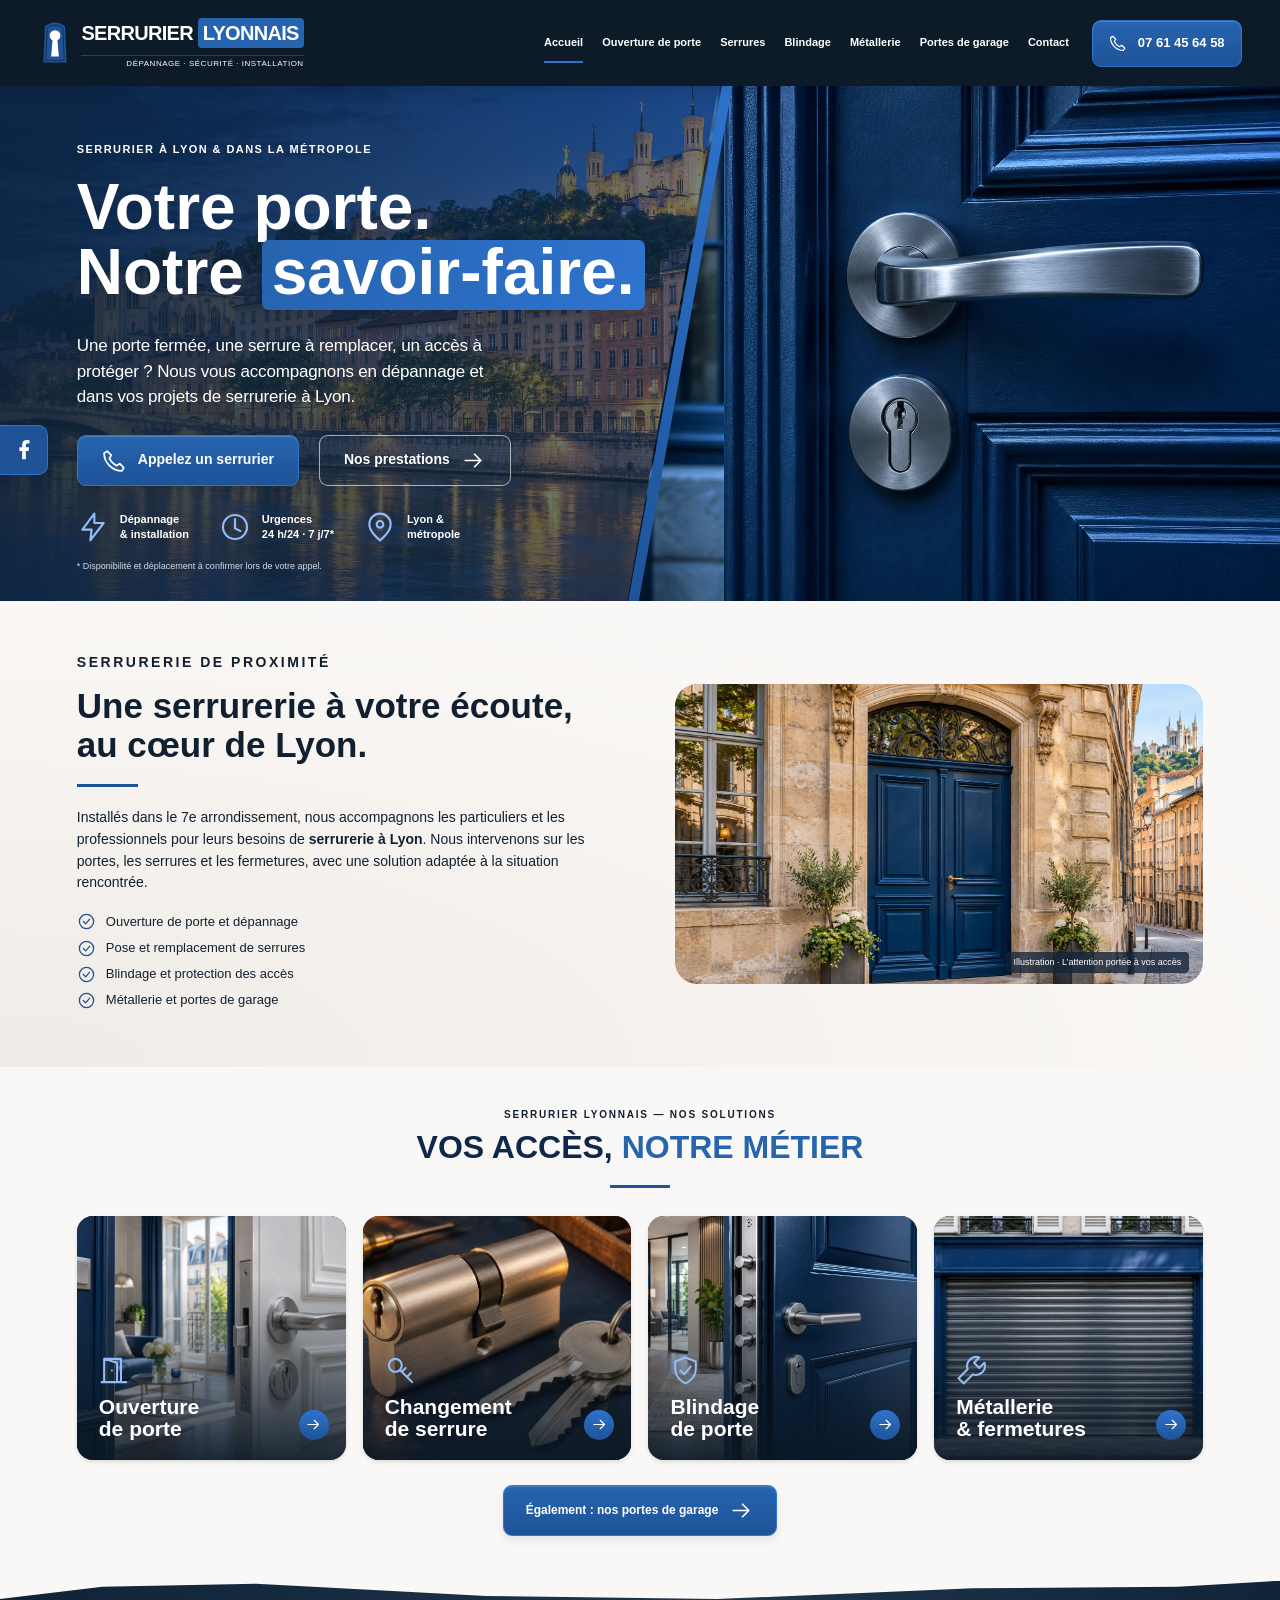
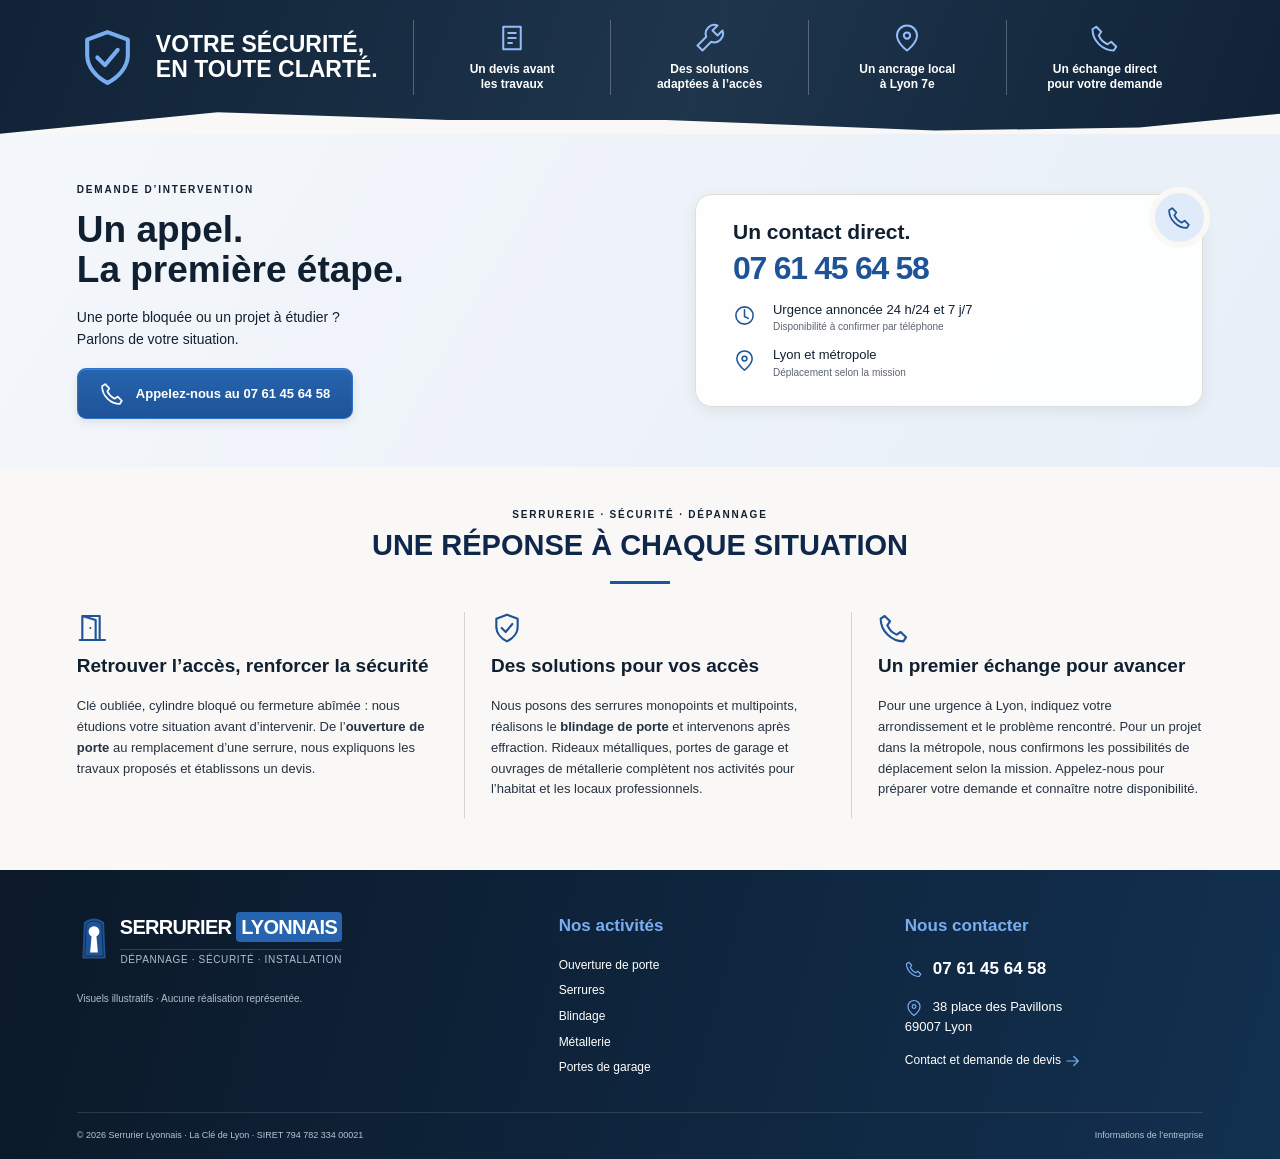
<file: index.html>
<!doctype html><html lang="fr"><head><meta charset="utf-8"><meta name="viewport" content="width=device-width,initial-scale=1"><title>Serrurier à Lyon : ouverture, serrures et blindage</title><meta name="description" content="Une porte fermée, une serrure à remplacer, un accès à protéger ? Nous vous accompagnons en dépannage et dans vos projets de serrurerie à Lyon."><meta name="theme-color" content="#102337"><link rel="canonical" href="https://zakirez.github.io/serrurier-lyonnais/"><link rel="icon" href="./favicon.svg" type="image/svg+xml"><link rel="stylesheet" href="./style.css"><script src="./main.js" defer></script><meta property="og:title" content="Serrurier à Lyon : ouverture, serrures et blindage"><meta property="og:description" content="Une porte fermée, une serrure à remplacer, un accès à protéger ? Nous vous accompagnons en dépannage et dans vos projets de serrurerie à Lyon."><meta property="og:image" content="https://zakirez.github.io/serrurier-lyonnais/home-hero.webp"><meta property="og:type" content="website"><script type="application/ld+json">{"@context": "https://schema.org", "@type": "Locksmith", "name": "Serrurier Lyonnais", "telephone": "+33761456458", "url": "https://zakirez.github.io/serrurier-lyonnais/", "address": {"@type": "PostalAddress", "streetAddress": "38 place des Pavillons", "postalCode": "69007", "addressLocality": "Lyon", "addressCountry": "FR"}}</script></head><body><a href="#main" class="skip">Aller au contenu</a><header><div class="navwrap"><a class="brand" href="./" aria-label="Serrurier Lyonnais, accueil"><svg class="logomark" viewBox="0 0 44 58" aria-hidden="true"><path d="M7 55 9 8Q22-2 35 8l2 47Z" fill="#1E5397"/><path d="M10 52 12 10Q22 3 32 10l2 42Z" fill="none" stroke="#11253a"/><circle cx="22" cy="20" r="7" fill="#ffffff"/><path d="m19 24-2 23h10l-2-23" fill="#ffffff"/></svg><span>SERRURIER <b>LYONNAIS</b><small>DÉPANNAGE · SÉCURITÉ · INSTALLATION</small></span></a><button class="menu-toggle" aria-label="Ouvrir le menu" aria-expanded="false" aria-controls="mainnav"><span></span><span></span><span></span></button><nav id="mainnav" aria-label="Navigation principale"><a href="./" aria-current="page">Accueil</a><a href="./ouverture-de-porte.html" >Ouverture de porte</a><a href="./changement-de-serrure.html" >Serrures</a><a href="./blindage-de-porte.html" >Blindage</a><a href="./metallerie-fermetures.html" >Métallerie</a><a href="./portes-de-garage.html" >Portes de garage</a><a href="./contact.html" >Contact</a></nav><a class="button primary navcall" href="tel:+33761456458"><svg class="icon " viewBox="0 0 24 24" fill="none" stroke="currentColor" stroke-width="1.6" stroke-linecap="round" stroke-linejoin="round" aria-hidden="true"><path d="m5 3 4 4-2 3c2 4 3 5 7 7l3-2 4 4-2 3C10 22 2 14 2 5z"/></svg>07 61 45 64 58</a></div></header><main id="main"><section class="hero homehero" style="--hero-image:url(./home-hero.webp)"><div class="herocity"></div><div class="herolock"></div><div class="heroline"></div><div class="container herocontent"><p class="eyebrow">SERRURIER À LYON & DANS LA MÉTROPOLE</p><h1>Votre porte.<br>Notre <em>savoir-faire.</em></h1><p class="herointro">Une porte fermée, une serrure à remplacer, un accès à protéger ? Nous vous accompagnons en dépannage et dans vos projets de serrurerie à Lyon.</p><div class="heroactions"><a class="button primary" href="tel:+33761456458"><svg class="icon " viewBox="0 0 24 24" fill="none" stroke="currentColor" stroke-width="1.6" stroke-linecap="round" stroke-linejoin="round" aria-hidden="true"><path d="m5 3 4 4-2 3c2 4 3 5 7 7l3-2 4 4-2 3C10 22 2 14 2 5z"/></svg>Appelez un serrurier</a><a class="button outline" href="#prestations">Nos prestations<svg class="icon " viewBox="0 0 24 24" fill="none" stroke="currentColor" stroke-width="1.6" stroke-linecap="round" stroke-linejoin="round" aria-hidden="true"><path d="M4 12h15m-6-6 6 6-6 6"/></svg></a></div><div class="herofacts"><span><svg class="icon " viewBox="0 0 24 24" fill="none" stroke="currentColor" stroke-width="1.6" stroke-linecap="round" stroke-linejoin="round" aria-hidden="true"><path d="m13 2-9 12h7l-1 8 10-13h-7z"/></svg><span>Dépannage<br>& installation</span></span><span><svg class="icon " viewBox="0 0 24 24" fill="none" stroke="currentColor" stroke-width="1.6" stroke-linecap="round" stroke-linejoin="round" aria-hidden="true"><circle cx="12" cy="12" r="9"/><path d="M12 6v7l4 2"/></svg><span>Urgences<br>24 h/24 · 7 j/7*</span></span><span><svg class="icon " viewBox="0 0 24 24" fill="none" stroke="currentColor" stroke-width="1.6" stroke-linecap="round" stroke-linejoin="round" aria-hidden="true"><path d="M20 10c0 6-8 12-8 12S4 16 4 10a8 8 0 1 1 16 0Z"/><circle cx="12" cy="10" r="2.5"/></svg><span>Lyon &<br>métropole</span></span></div><small class="availability">* Disponibilité et déplacement à confirmer lors de votre appel.</small></div></section><section class="introsection" id="details"><div class="container split"><div class="reveal"><p class="eyebrow">SERRURERIE DE PROXIMITÉ</p><h2>Une serrurerie à votre écoute,<br>au cœur de Lyon.</h2><span class="rule"></span><p>Installés dans le 7e arrondissement, nous accompagnons les particuliers et les professionnels pour leurs besoins de <strong>serrurerie à Lyon</strong>. Nous intervenons sur les portes, les serrures et les fermetures, avec une solution adaptée à la situation rencontrée.</p><ul class="checklist"><li><svg class="icon " viewBox="0 0 24 24" fill="none" stroke="currentColor" stroke-width="1.6" stroke-linecap="round" stroke-linejoin="round" aria-hidden="true"><circle cx="12" cy="12" r="9"/><path d="m8 12 3 3 5-6"/></svg>Ouverture de porte et dépannage</li><li><svg class="icon " viewBox="0 0 24 24" fill="none" stroke="currentColor" stroke-width="1.6" stroke-linecap="round" stroke-linejoin="round" aria-hidden="true"><circle cx="12" cy="12" r="9"/><path d="m8 12 3 3 5-6"/></svg>Pose et remplacement de serrures</li><li><svg class="icon " viewBox="0 0 24 24" fill="none" stroke="currentColor" stroke-width="1.6" stroke-linecap="round" stroke-linejoin="round" aria-hidden="true"><circle cx="12" cy="12" r="9"/><path d="m8 12 3 3 5-6"/></svg>Blindage et protection des accès</li><li><svg class="icon " viewBox="0 0 24 24" fill="none" stroke="currentColor" stroke-width="1.6" stroke-linecap="round" stroke-linejoin="round" aria-hidden="true"><circle cx="12" cy="12" r="9"/><path d="m8 12 3 3 5-6"/></svg>Métallerie et portes de garage</li></ul></div><figure class="introphoto reveal"><img src="./door.webp" alt="Illustration d’une entrée bleue dans un immeuble lyonnais" width="1536" height="1024"><figcaption>Illustration · L’attention portée à vos accès</figcaption></figure></div></section><section class="services container" id="prestations"><div class="sectiontitle"><p class="eyebrow">SERRURIER LYONNAIS — NOS SOLUTIONS</p><h2>VOS ACCÈS, <em>NOTRE MÉTIER</em></h2><span class="rule"></span></div><div class="servicecards"><a class="servicecard reveal" href="./ouverture-de-porte.html"><img src="./opening-card.webp" alt="" loading="lazy"><span class="cardinfo"><svg class="icon " viewBox="0 0 24 24" fill="none" stroke="currentColor" stroke-width="1.6" stroke-linecap="round" stroke-linejoin="round" aria-hidden="true"><path d="M4 21V3h13v18M4 3l10 3v15H4m6-9h.01M2 21h19"/></svg><strong>Ouverture<br>de porte</strong></span><span class="roundarrow"><svg class="icon " viewBox="0 0 24 24" fill="none" stroke="currentColor" stroke-width="1.6" stroke-linecap="round" stroke-linejoin="round" aria-hidden="true"><path d="M4 12h15m-6-6 6 6-6 6"/></svg></span></a><a class="servicecard reveal" href="./changement-de-serrure.html"><img src="./cylinder.webp" alt="" loading="lazy"><span class="cardinfo"><svg class="icon " viewBox="0 0 24 24" fill="none" stroke="currentColor" stroke-width="1.6" stroke-linecap="round" stroke-linejoin="round" aria-hidden="true"><circle cx="8" cy="8" r="5"/><path d="m12 12 9 9m-4-4 3-3m-7-1 3-3"/></svg><strong>Changement<br>de serrure</strong></span><span class="roundarrow"><svg class="icon " viewBox="0 0 24 24" fill="none" stroke="currentColor" stroke-width="1.6" stroke-linecap="round" stroke-linejoin="round" aria-hidden="true"><path d="M4 12h15m-6-6 6 6-6 6"/></svg></span></a><a class="servicecard reveal" href="./blindage-de-porte.html"><img src="./blindage-card.webp" alt="" loading="lazy"><span class="cardinfo"><svg class="icon " viewBox="0 0 24 24" fill="none" stroke="currentColor" stroke-width="1.6" stroke-linecap="round" stroke-linejoin="round" aria-hidden="true"><path d="m12 2 8 3v6c0 5-4 9-8 11-4-2-8-6-8-11V5z"/><path d="m8 12 3 3 5-6"/></svg><strong>Blindage<br>de porte</strong></span><span class="roundarrow"><svg class="icon " viewBox="0 0 24 24" fill="none" stroke="currentColor" stroke-width="1.6" stroke-linecap="round" stroke-linejoin="round" aria-hidden="true"><path d="M4 12h15m-6-6 6 6-6 6"/></svg></span></a><a class="servicecard reveal" href="./metallerie-fermetures.html"><img src="./metal-card.webp" alt="" loading="lazy"><span class="cardinfo"><svg class="icon " viewBox="0 0 24 24" fill="none" stroke="currentColor" stroke-width="1.6" stroke-linecap="round" stroke-linejoin="round" aria-hidden="true"><path d="m14 6 4 4 4-4a7 7 0 0 1-9 9l-7 7-4-4 7-7a7 7 0 0 1 9-9z"/></svg><strong>Métallerie<br>& fermetures</strong></span><span class="roundarrow"><svg class="icon " viewBox="0 0 24 24" fill="none" stroke="currentColor" stroke-width="1.6" stroke-linecap="round" stroke-linejoin="round" aria-hidden="true"><path d="M4 12h15m-6-6 6 6-6 6"/></svg></span></a></div><div class="servicesmore"><a class="button primary" href="./portes-de-garage.html">Également : nos portes de garage <svg class="icon " viewBox="0 0 24 24" fill="none" stroke="currentColor" stroke-width="1.6" stroke-linecap="round" stroke-linejoin="round" aria-hidden="true"><path d="M4 12h15m-6-6 6 6-6 6"/></svg></a></div></section><section class="ribbon"><div class="container ribboninner"><h2><svg class="icon " viewBox="0 0 24 24" fill="none" stroke="currentColor" stroke-width="1.6" stroke-linecap="round" stroke-linejoin="round" aria-hidden="true"><path d="m12 2 8 3v6c0 5-4 9-8 11-4-2-8-6-8-11V5z"/><path d="m8 12 3 3 5-6"/></svg>VOTRE SÉCURITÉ,<br>EN TOUTE CLARTÉ.</h2><div><svg class="icon " viewBox="0 0 24 24" fill="none" stroke="currentColor" stroke-width="1.6" stroke-linecap="round" stroke-linejoin="round" aria-hidden="true"><path d="M5 3h14v18H5zM9 8h6M9 12h6M9 16h3"/></svg><span>Un devis avant<br>les travaux</span></div><div><svg class="icon " viewBox="0 0 24 24" fill="none" stroke="currentColor" stroke-width="1.6" stroke-linecap="round" stroke-linejoin="round" aria-hidden="true"><path d="m14 6 4 4 4-4a7 7 0 0 1-9 9l-7 7-4-4 7-7a7 7 0 0 1 9-9z"/></svg><span>Des solutions<br>adaptées à l’accès</span></div><div><svg class="icon " viewBox="0 0 24 24" fill="none" stroke="currentColor" stroke-width="1.6" stroke-linecap="round" stroke-linejoin="round" aria-hidden="true"><path d="M20 10c0 6-8 12-8 12S4 16 4 10a8 8 0 1 1 16 0Z"/><circle cx="12" cy="10" r="2.5"/></svg><span>Un ancrage local<br>à Lyon 7e</span></div><div><svg class="icon " viewBox="0 0 24 24" fill="none" stroke="currentColor" stroke-width="1.6" stroke-linecap="round" stroke-linejoin="round" aria-hidden="true"><path d="m5 3 4 4-2 3c2 4 3 5 7 7l3-2 4 4-2 3C10 22 2 14 2 5z"/></svg><span>Un échange direct<br>pour votre demande</span></div></div></section><section class="contactstrip"><div class="container contactgrid"><div><p class="eyebrow">DEMANDE D’INTERVENTION</p><h2>Un appel.<br>La première étape.</h2><p>Une porte bloquée ou un projet à étudier ?<br>Parlons de votre situation.</p><a class="button primary" href="tel:+33761456458"><svg class="icon " viewBox="0 0 24 24" fill="none" stroke="currentColor" stroke-width="1.6" stroke-linecap="round" stroke-linejoin="round" aria-hidden="true"><path d="m5 3 4 4-2 3c2 4 3 5 7 7l3-2 4 4-2 3C10 22 2 14 2 5z"/></svg>Appelez-nous au 07 61 45 64 58</a></div><div class="contactbox reveal"><span class="phonebadge"><svg class="icon " viewBox="0 0 24 24" fill="none" stroke="currentColor" stroke-width="1.6" stroke-linecap="round" stroke-linejoin="round" aria-hidden="true"><path d="m5 3 4 4-2 3c2 4 3 5 7 7l3-2 4 4-2 3C10 22 2 14 2 5z"/></svg></span><h3>Un contact direct.</h3><a class="bignumber" href="tel:+33761456458">07 61 45 64 58</a><p><svg class="icon " viewBox="0 0 24 24" fill="none" stroke="currentColor" stroke-width="1.6" stroke-linecap="round" stroke-linejoin="round" aria-hidden="true"><circle cx="12" cy="12" r="9"/><path d="M12 6v7l4 2"/></svg>Urgence annoncée 24 h/24 et 7 j/7<br><small>Disponibilité à confirmer par téléphone</small></p><p><svg class="icon " viewBox="0 0 24 24" fill="none" stroke="currentColor" stroke-width="1.6" stroke-linecap="round" stroke-linejoin="round" aria-hidden="true"><path d="M20 10c0 6-8 12-8 12S4 16 4 10a8 8 0 1 1 16 0Z"/><circle cx="12" cy="10" r="2.5"/></svg>Lyon et métropole<br><small>Déplacement selon la mission</small></p></div></div></section><section class="container expertise"><div class="sectiontitle"><p class="eyebrow">SERRURERIE · SÉCURITÉ · DÉPANNAGE</p><h2>UNE RÉPONSE À CHAQUE SITUATION</h2><span class="rule"></span></div><div class="threecols"><article class="reveal"><svg class="icon " viewBox="0 0 24 24" fill="none" stroke="currentColor" stroke-width="1.6" stroke-linecap="round" stroke-linejoin="round" aria-hidden="true"><path d="M4 21V3h13v18M4 3l10 3v15H4m6-9h.01M2 21h19"/></svg><h3>Retrouver l’accès, renforcer la sécurité</h3><p>Clé oubliée, cylindre bloqué ou fermeture abîmée : nous étudions votre situation avant d’intervenir. De l’<strong>ouverture de porte</strong> au remplacement d’une serrure, nous expliquons les travaux proposés et établissons un devis.</p></article><article class="reveal"><svg class="icon " viewBox="0 0 24 24" fill="none" stroke="currentColor" stroke-width="1.6" stroke-linecap="round" stroke-linejoin="round" aria-hidden="true"><path d="m12 2 8 3v6c0 5-4 9-8 11-4-2-8-6-8-11V5z"/><path d="m8 12 3 3 5-6"/></svg><h3>Des solutions pour vos accès</h3><p>Nous posons des serrures monopoints et multipoints, réalisons le <strong>blindage de porte</strong> et intervenons après effraction. Rideaux métalliques, portes de garage et ouvrages de métallerie complètent nos activités pour l’habitat et les locaux professionnels.</p></article><article class="reveal"><svg class="icon " viewBox="0 0 24 24" fill="none" stroke="currentColor" stroke-width="1.6" stroke-linecap="round" stroke-linejoin="round" aria-hidden="true"><path d="m5 3 4 4-2 3c2 4 3 5 7 7l3-2 4 4-2 3C10 22 2 14 2 5z"/></svg><h3>Un premier échange pour avancer</h3><p>Pour une urgence à Lyon, indiquez votre arrondissement et le problème rencontré. Pour un projet dans la métropole, nous confirmons les possibilités de déplacement selon la mission. Appelez-nous pour préparer votre demande et connaître notre disponibilité.</p></article></div></section></main><footer><div class="container footgrid"><div><a class="brand" href="./" aria-label="Serrurier Lyonnais, accueil"><svg class="logomark" viewBox="0 0 44 58" aria-hidden="true"><path d="M7 55 9 8Q22-2 35 8l2 47Z" fill="#1E5397"/><path d="M10 52 12 10Q22 3 32 10l2 42Z" fill="none" stroke="#11253a"/><circle cx="22" cy="20" r="7" fill="#ffffff"/><path d="m19 24-2 23h10l-2-23" fill="#ffffff"/></svg><span>SERRURIER <b>LYONNAIS</b><small>DÉPANNAGE · SÉCURITÉ · INSTALLATION</small></span></a><small>Visuels illustratifs · Aucune réalisation représentée.</small></div><div><h2>Nos activités</h2><a href="./ouverture-de-porte.html">Ouverture de porte</a><a href="./changement-de-serrure.html">Serrures</a><a href="./blindage-de-porte.html">Blindage</a><a href="./metallerie-fermetures.html">Métallerie</a><a href="./portes-de-garage.html">Portes de garage</a></div><div><h2>Nous contacter</h2><a class="footphone" href="tel:+33761456458"><svg class="icon " viewBox="0 0 24 24" fill="none" stroke="currentColor" stroke-width="1.6" stroke-linecap="round" stroke-linejoin="round" aria-hidden="true"><path d="m5 3 4 4-2 3c2 4 3 5 7 7l3-2 4 4-2 3C10 22 2 14 2 5z"/></svg>07 61 45 64 58</a><p><svg class="icon " viewBox="0 0 24 24" fill="none" stroke="currentColor" stroke-width="1.6" stroke-linecap="round" stroke-linejoin="round" aria-hidden="true"><path d="M20 10c0 6-8 12-8 12S4 16 4 10a8 8 0 1 1 16 0Z"/><circle cx="12" cy="10" r="2.5"/></svg>38 place des Pavillons<br>69007 Lyon</p><a href="./contact.html">Contact et demande de devis <svg class="icon " viewBox="0 0 24 24" fill="none" stroke="currentColor" stroke-width="1.6" stroke-linecap="round" stroke-linejoin="round" aria-hidden="true"><path d="M4 12h15m-6-6 6 6-6 6"/></svg></a></div></div><div class="container footbottom"><span>© 2026 Serrurier Lyonnais · La Clé de Lyon · SIRET 794 782 334 00021</span><a href="./contact.html#informations">Informations de l’entreprise</a></div></footer><a class="mobilecall" href="tel:+33761456458"><svg class="icon " viewBox="0 0 24 24" fill="none" stroke="currentColor" stroke-width="1.6" stroke-linecap="round" stroke-linejoin="round" aria-hidden="true"><path d="m5 3 4 4-2 3c2 4 3 5 7 7l3-2 4 4-2 3C10 22 2 14 2 5z"/></svg>Appeler · 07 61 45 64 58</a><a class="social-sticky" title="Facebook" href="https://www.facebook.com/serrurier.a.lyon" target="_blank" rel="noopener noreferrer" aria-label="Notre page Facebook (nouvel onglet)"><svg viewBox="0 0 24 24" aria-hidden="true"><path fill="currentColor" d="M14 22v-9h3l.5-4H14V7c0-1.2.3-2 2-2h2V1.4C17.4 1.2 16.2 1 15 1c-3 0-5 1.8-5 5v3H7v4h3v9z"/></svg><span>Facebook</span></a></body></html>
</file>
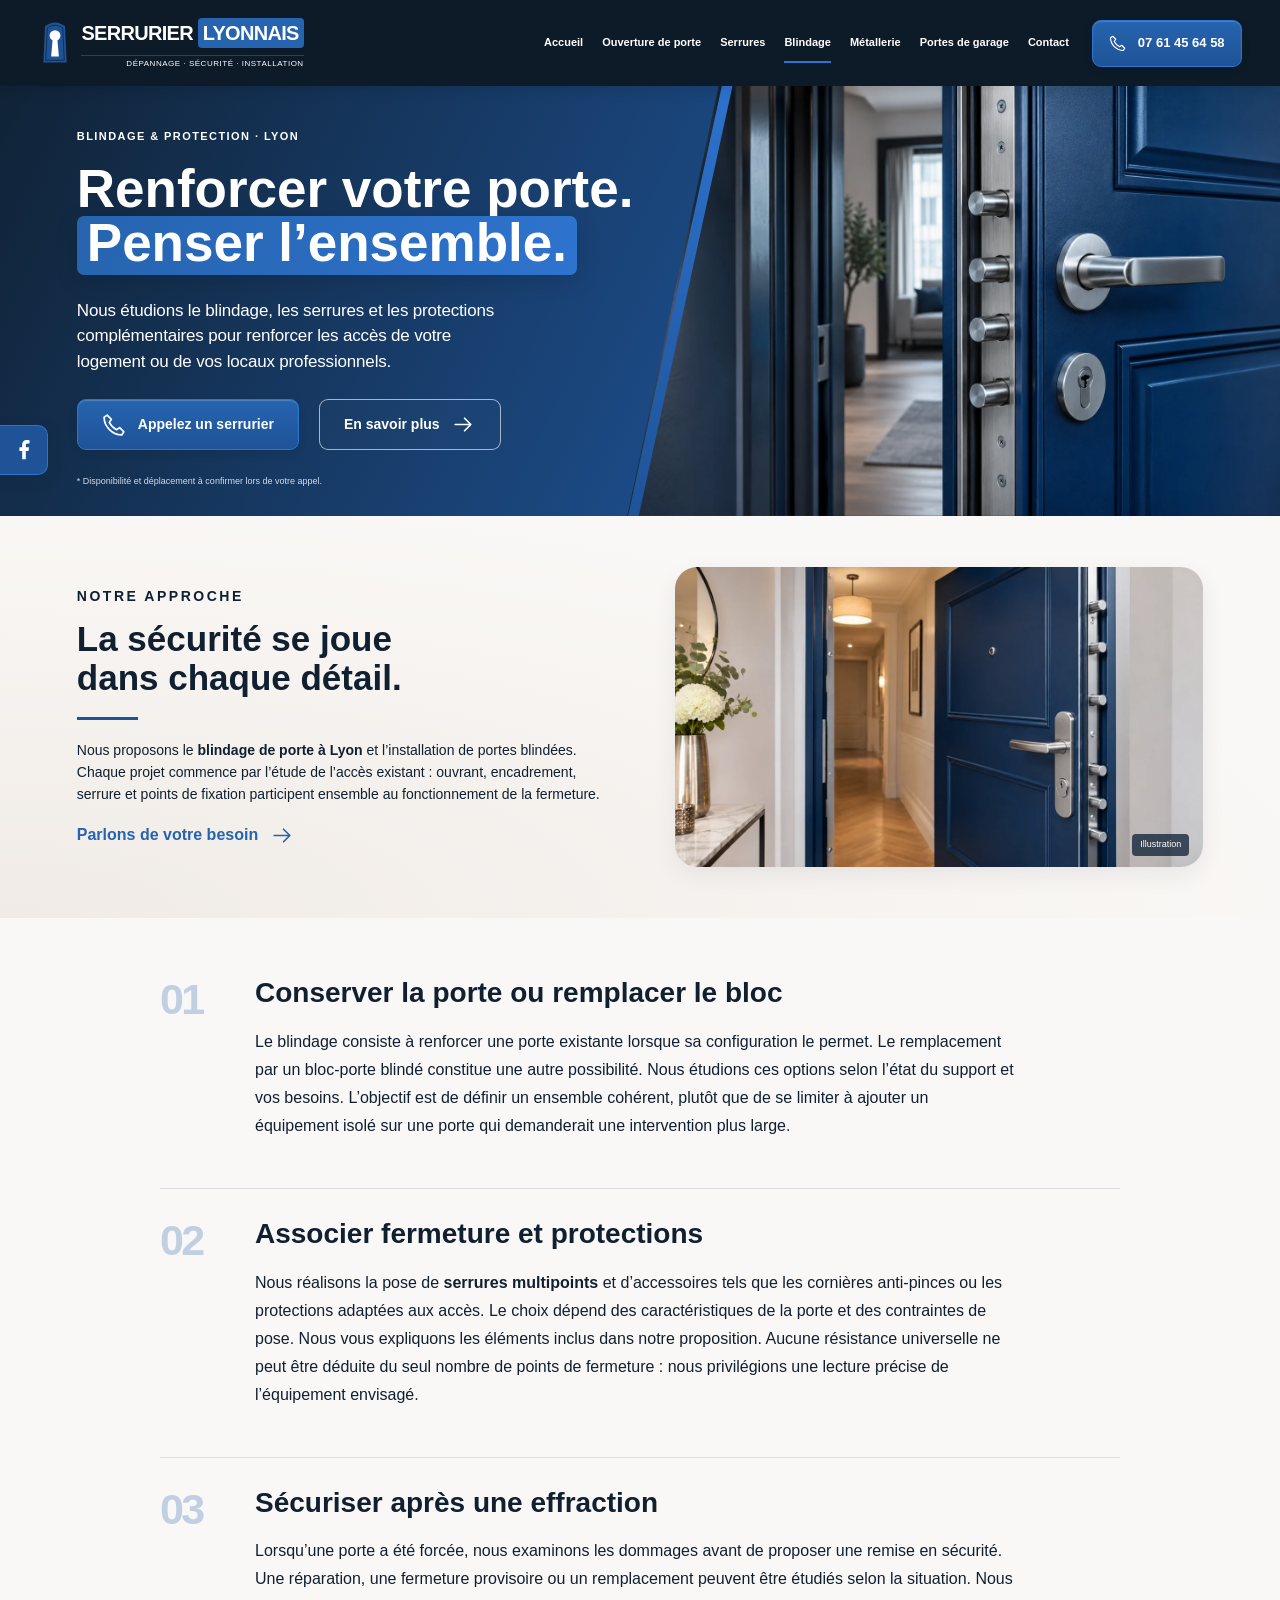
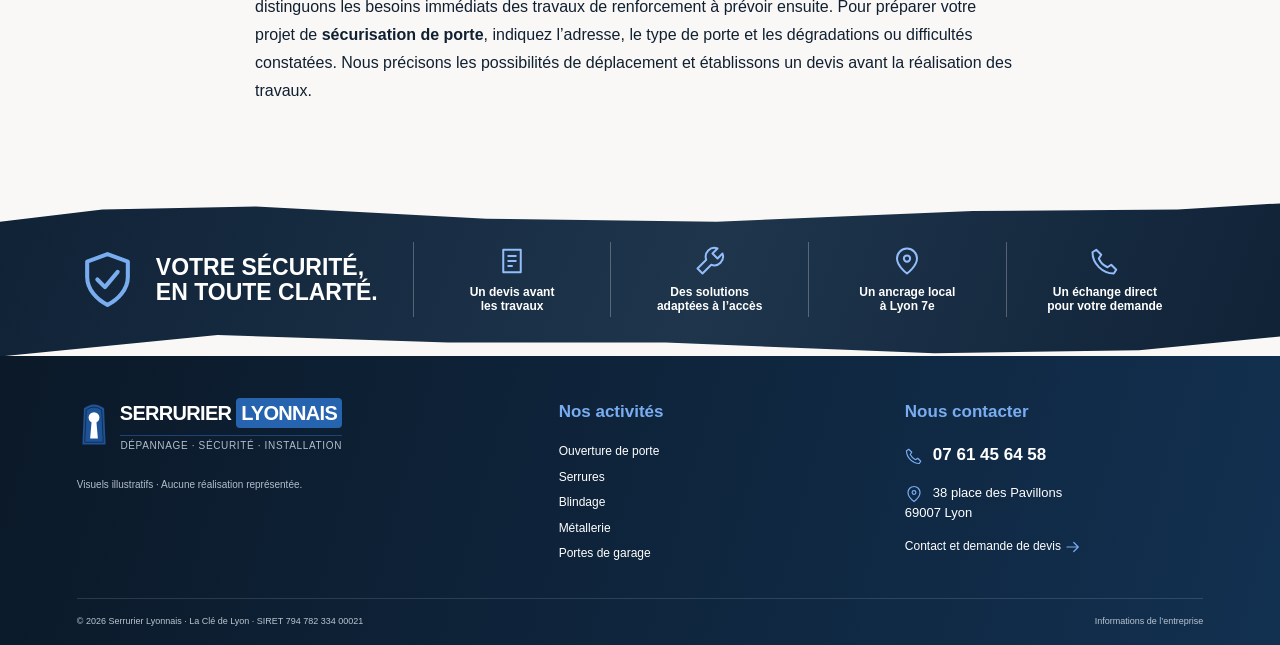
<file: blindage-de-porte.html>
<!doctype html><html lang="fr"><head><meta charset="utf-8"><meta name="viewport" content="width=device-width,initial-scale=1"><title>Blindage et sécurisation de porte à Lyon</title><meta name="description" content="Nous étudions le blindage, les serrures et les protections complémentaires pour renforcer les accès de votre logement ou de vos locaux professionnels."><meta name="theme-color" content="#102337"><link rel="canonical" href="https://zakirez.github.io/serrurier-lyonnais/blindage-de-porte.html"><link rel="icon" href="./favicon.svg" type="image/svg+xml"><link rel="stylesheet" href="./style.css"><script src="./main.js" defer></script><meta property="og:title" content="Blindage et sécurisation de porte à Lyon"><meta property="og:description" content="Nous étudions le blindage, les serrures et les protections complémentaires pour renforcer les accès de votre logement ou de vos locaux professionnels."><meta property="og:image" content="https://zakirez.github.io/serrurier-lyonnais/blindage-hero.webp"><meta property="og:type" content="website"><script type="application/ld+json">{"@context": "https://schema.org", "@type": "Locksmith", "name": "Serrurier Lyonnais", "telephone": "+33761456458", "url": "https://zakirez.github.io/serrurier-lyonnais/", "address": {"@type": "PostalAddress", "streetAddress": "38 place des Pavillons", "postalCode": "69007", "addressLocality": "Lyon", "addressCountry": "FR"}}</script></head><body><a href="#main" class="skip">Aller au contenu</a><header><div class="navwrap"><a class="brand" href="./" aria-label="Serrurier Lyonnais, accueil"><svg class="logomark" viewBox="0 0 44 58" aria-hidden="true"><path d="M7 55 9 8Q22-2 35 8l2 47Z" fill="#1E5397"/><path d="M10 52 12 10Q22 3 32 10l2 42Z" fill="none" stroke="#11253a"/><circle cx="22" cy="20" r="7" fill="#ffffff"/><path d="m19 24-2 23h10l-2-23" fill="#ffffff"/></svg><span>SERRURIER <b>LYONNAIS</b><small>DÉPANNAGE · SÉCURITÉ · INSTALLATION</small></span></a><button class="menu-toggle" aria-label="Ouvrir le menu" aria-expanded="false" aria-controls="mainnav"><span></span><span></span><span></span></button><nav id="mainnav" aria-label="Navigation principale"><a href="./" >Accueil</a><a href="./ouverture-de-porte.html" >Ouverture de porte</a><a href="./changement-de-serrure.html" >Serrures</a><a href="./blindage-de-porte.html" aria-current="page">Blindage</a><a href="./metallerie-fermetures.html" >Métallerie</a><a href="./portes-de-garage.html" >Portes de garage</a><a href="./contact.html" >Contact</a></nav><a class="button primary navcall" href="tel:+33761456458"><svg class="icon " viewBox="0 0 24 24" fill="none" stroke="currentColor" stroke-width="1.6" stroke-linecap="round" stroke-linejoin="round" aria-hidden="true"><path d="m5 3 4 4-2 3c2 4 3 5 7 7l3-2 4 4-2 3C10 22 2 14 2 5z"/></svg>07 61 45 64 58</a></div></header><main id="main"><section class="hero innerhero" style="--hero-image:url(./blindage-hero.webp)"><div class="herocity"></div><div class="herolock"></div><div class="heroline"></div><div class="container herocontent"><p class="eyebrow">BLINDAGE & PROTECTION · LYON</p><h1>Renforcer votre porte.<br><em>Penser l’ensemble.</em></h1><p class="herointro">Nous étudions le blindage, les serrures et les protections complémentaires pour renforcer les accès de votre logement ou de vos locaux professionnels.</p><div class="heroactions"><a class="button primary" href="tel:+33761456458"><svg class="icon " viewBox="0 0 24 24" fill="none" stroke="currentColor" stroke-width="1.6" stroke-linecap="round" stroke-linejoin="round" aria-hidden="true"><path d="m5 3 4 4-2 3c2 4 3 5 7 7l3-2 4 4-2 3C10 22 2 14 2 5z"/></svg>Appelez un serrurier</a><a class="button outline" href="#details">En savoir plus<svg class="icon " viewBox="0 0 24 24" fill="none" stroke="currentColor" stroke-width="1.6" stroke-linecap="round" stroke-linejoin="round" aria-hidden="true"><path d="M4 12h15m-6-6 6 6-6 6"/></svg></a></div><div class="herofacts"><span><svg class="icon " viewBox="0 0 24 24" fill="none" stroke="currentColor" stroke-width="1.6" stroke-linecap="round" stroke-linejoin="round" aria-hidden="true"><path d="m13 2-9 12h7l-1 8 10-13h-7z"/></svg><span>Dépannage<br>& installation</span></span><span><svg class="icon " viewBox="0 0 24 24" fill="none" stroke="currentColor" stroke-width="1.6" stroke-linecap="round" stroke-linejoin="round" aria-hidden="true"><circle cx="12" cy="12" r="9"/><path d="M12 6v7l4 2"/></svg><span>Urgences<br>24 h/24 · 7 j/7*</span></span><span><svg class="icon " viewBox="0 0 24 24" fill="none" stroke="currentColor" stroke-width="1.6" stroke-linecap="round" stroke-linejoin="round" aria-hidden="true"><path d="M20 10c0 6-8 12-8 12S4 16 4 10a8 8 0 1 1 16 0Z"/><circle cx="12" cy="10" r="2.5"/></svg><span>Lyon &<br>métropole</span></span></div><small class="availability">* Disponibilité et déplacement à confirmer lors de votre appel.</small></div></section><section class="introsection" id="details"><div class="container split"><div><p class="eyebrow">NOTRE APPROCHE</p><h2>La sécurité se joue<br>dans chaque détail.</h2><span class="rule"></span><p>Nous proposons le <strong>blindage de porte à Lyon</strong> et l’installation de portes blindées. Chaque projet commence par l’étude de l’accès existant : ouvrant, encadrement, serrure et points de fixation participent ensemble au fonctionnement de la fermeture.</p><a class="textlink" href="tel:+33761456458">Parlons de votre besoin <svg class="icon " viewBox="0 0 24 24" fill="none" stroke="currentColor" stroke-width="1.6" stroke-linecap="round" stroke-linejoin="round" aria-hidden="true"><path d="M4 12h15m-6-6 6 6-6 6"/></svg></a></div><figure class="introphoto detail-photo"><img src="./blindage-detail.webp" alt="Illustration d’une porte renforcée et de ses points de verrouillage" width="1536" height="1024" loading="lazy"><figcaption>Illustration</figcaption></figure></div></section><section class="container editorial"><article class="reveal"><span class="step">01</span><div><h2>Conserver la porte ou remplacer le bloc</h2><p>Le blindage consiste à renforcer une porte existante lorsque sa configuration le permet. Le remplacement par un bloc-porte blindé constitue une autre possibilité. Nous étudions ces options selon l’état du support et vos besoins. L’objectif est de définir un ensemble cohérent, plutôt que de se limiter à ajouter un équipement isolé sur une porte qui demanderait une intervention plus large.</p></div></article><article class="reveal"><span class="step">02</span><div><h2>Associer fermeture et protections</h2><p>Nous réalisons la pose de <strong>serrures multipoints</strong> et d’accessoires tels que les cornières anti-pinces ou les protections adaptées aux accès. Le choix dépend des caractéristiques de la porte et des contraintes de pose. Nous vous expliquons les éléments inclus dans notre proposition. Aucune résistance universelle ne peut être déduite du seul nombre de points de fermeture : nous privilégions une lecture précise de l’équipement envisagé.</p></div></article><article class="reveal"><span class="step">03</span><div><h2>Sécuriser après une effraction</h2><p>Lorsqu’une porte a été forcée, nous examinons les dommages avant de proposer une remise en sécurité. Une réparation, une fermeture provisoire ou un remplacement peuvent être étudiés selon la situation. Nous distinguons les besoins immédiats des travaux de renforcement à prévoir ensuite. Pour préparer votre projet de <strong>sécurisation de porte</strong>, indiquez l’adresse, le type de porte et les dégradations ou difficultés constatées. Nous précisons les possibilités de déplacement et établissons un devis avant la réalisation des travaux.</p></div></article></section><section class="ribbon"><div class="container ribboninner"><h2><svg class="icon " viewBox="0 0 24 24" fill="none" stroke="currentColor" stroke-width="1.6" stroke-linecap="round" stroke-linejoin="round" aria-hidden="true"><path d="m12 2 8 3v6c0 5-4 9-8 11-4-2-8-6-8-11V5z"/><path d="m8 12 3 3 5-6"/></svg>VOTRE SÉCURITÉ,<br>EN TOUTE CLARTÉ.</h2><div><svg class="icon " viewBox="0 0 24 24" fill="none" stroke="currentColor" stroke-width="1.6" stroke-linecap="round" stroke-linejoin="round" aria-hidden="true"><path d="M5 3h14v18H5zM9 8h6M9 12h6M9 16h3"/></svg><span>Un devis avant<br>les travaux</span></div><div><svg class="icon " viewBox="0 0 24 24" fill="none" stroke="currentColor" stroke-width="1.6" stroke-linecap="round" stroke-linejoin="round" aria-hidden="true"><path d="m14 6 4 4 4-4a7 7 0 0 1-9 9l-7 7-4-4 7-7a7 7 0 0 1 9-9z"/></svg><span>Des solutions<br>adaptées à l’accès</span></div><div><svg class="icon " viewBox="0 0 24 24" fill="none" stroke="currentColor" stroke-width="1.6" stroke-linecap="round" stroke-linejoin="round" aria-hidden="true"><path d="M20 10c0 6-8 12-8 12S4 16 4 10a8 8 0 1 1 16 0Z"/><circle cx="12" cy="10" r="2.5"/></svg><span>Un ancrage local<br>à Lyon 7e</span></div><div><svg class="icon " viewBox="0 0 24 24" fill="none" stroke="currentColor" stroke-width="1.6" stroke-linecap="round" stroke-linejoin="round" aria-hidden="true"><path d="m5 3 4 4-2 3c2 4 3 5 7 7l3-2 4 4-2 3C10 22 2 14 2 5z"/></svg><span>Un échange direct<br>pour votre demande</span></div></div></section></main><footer><div class="container footgrid"><div><a class="brand" href="./" aria-label="Serrurier Lyonnais, accueil"><svg class="logomark" viewBox="0 0 44 58" aria-hidden="true"><path d="M7 55 9 8Q22-2 35 8l2 47Z" fill="#1E5397"/><path d="M10 52 12 10Q22 3 32 10l2 42Z" fill="none" stroke="#11253a"/><circle cx="22" cy="20" r="7" fill="#ffffff"/><path d="m19 24-2 23h10l-2-23" fill="#ffffff"/></svg><span>SERRURIER <b>LYONNAIS</b><small>DÉPANNAGE · SÉCURITÉ · INSTALLATION</small></span></a><small>Visuels illustratifs · Aucune réalisation représentée.</small></div><div><h2>Nos activités</h2><a href="./ouverture-de-porte.html">Ouverture de porte</a><a href="./changement-de-serrure.html">Serrures</a><a href="./blindage-de-porte.html">Blindage</a><a href="./metallerie-fermetures.html">Métallerie</a><a href="./portes-de-garage.html">Portes de garage</a></div><div><h2>Nous contacter</h2><a class="footphone" href="tel:+33761456458"><svg class="icon " viewBox="0 0 24 24" fill="none" stroke="currentColor" stroke-width="1.6" stroke-linecap="round" stroke-linejoin="round" aria-hidden="true"><path d="m5 3 4 4-2 3c2 4 3 5 7 7l3-2 4 4-2 3C10 22 2 14 2 5z"/></svg>07 61 45 64 58</a><p><svg class="icon " viewBox="0 0 24 24" fill="none" stroke="currentColor" stroke-width="1.6" stroke-linecap="round" stroke-linejoin="round" aria-hidden="true"><path d="M20 10c0 6-8 12-8 12S4 16 4 10a8 8 0 1 1 16 0Z"/><circle cx="12" cy="10" r="2.5"/></svg>38 place des Pavillons<br>69007 Lyon</p><a href="./contact.html">Contact et demande de devis <svg class="icon " viewBox="0 0 24 24" fill="none" stroke="currentColor" stroke-width="1.6" stroke-linecap="round" stroke-linejoin="round" aria-hidden="true"><path d="M4 12h15m-6-6 6 6-6 6"/></svg></a></div></div><div class="container footbottom"><span>© 2026 Serrurier Lyonnais · La Clé de Lyon · SIRET 794 782 334 00021</span><a href="./contact.html#informations">Informations de l’entreprise</a></div></footer><a class="mobilecall" href="tel:+33761456458"><svg class="icon " viewBox="0 0 24 24" fill="none" stroke="currentColor" stroke-width="1.6" stroke-linecap="round" stroke-linejoin="round" aria-hidden="true"><path d="m5 3 4 4-2 3c2 4 3 5 7 7l3-2 4 4-2 3C10 22 2 14 2 5z"/></svg>Appeler · 07 61 45 64 58</a><a class="social-sticky" title="Facebook" href="https://www.facebook.com/serrurier.a.lyon" target="_blank" rel="noopener noreferrer" aria-label="Notre page Facebook (nouvel onglet)"><svg viewBox="0 0 24 24" aria-hidden="true"><path fill="currentColor" d="M14 22v-9h3l.5-4H14V7c0-1.2.3-2 2-2h2V1.4C17.4 1.2 16.2 1 15 1c-3 0-5 1.8-5 5v3H7v4h3v9z"/></svg><span>Facebook</span></a></body></html>
</file>
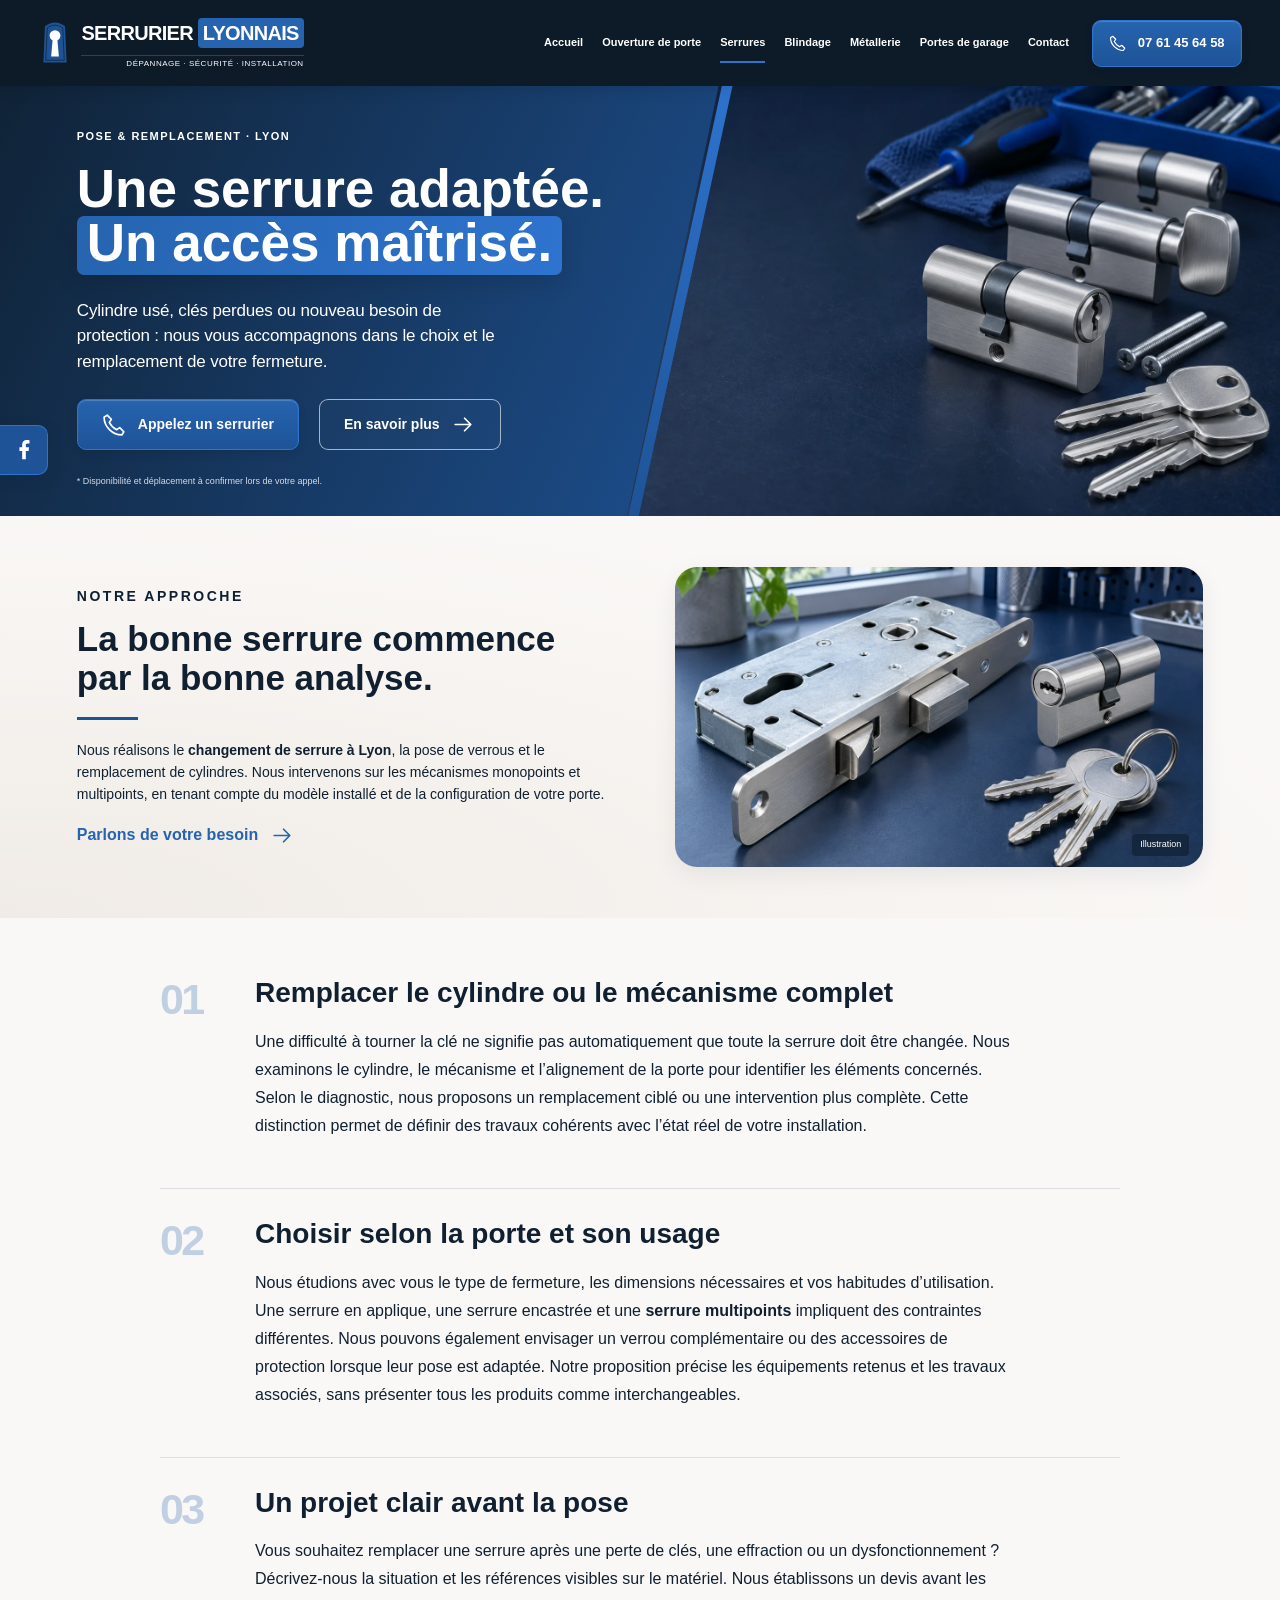
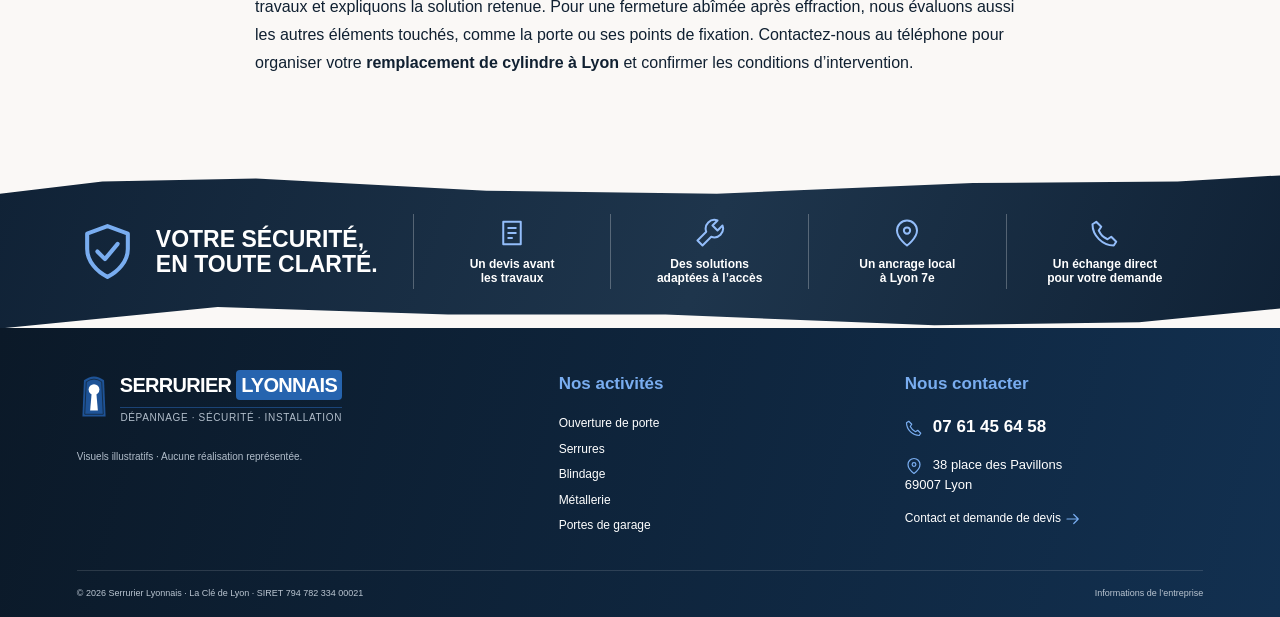
<file: changement-de-serrure.html>
<!doctype html><html lang="fr"><head><meta charset="utf-8"><meta name="viewport" content="width=device-width,initial-scale=1"><title>Changement de serrure et cylindre à Lyon</title><meta name="description" content="Cylindre usé, clés perdues ou nouveau besoin de protection : nous vous accompagnons dans le choix et le remplacement de votre fermeture."><meta name="theme-color" content="#102337"><link rel="canonical" href="https://zakirez.github.io/serrurier-lyonnais/changement-de-serrure.html"><link rel="icon" href="./favicon.svg" type="image/svg+xml"><link rel="stylesheet" href="./style.css"><script src="./main.js" defer></script><meta property="og:title" content="Changement de serrure et cylindre à Lyon"><meta property="og:description" content="Cylindre usé, clés perdues ou nouveau besoin de protection : nous vous accompagnons dans le choix et le remplacement de votre fermeture."><meta property="og:image" content="https://zakirez.github.io/serrurier-lyonnais/serrure-hero.webp"><meta property="og:type" content="website"><script type="application/ld+json">{"@context": "https://schema.org", "@type": "Locksmith", "name": "Serrurier Lyonnais", "telephone": "+33761456458", "url": "https://zakirez.github.io/serrurier-lyonnais/", "address": {"@type": "PostalAddress", "streetAddress": "38 place des Pavillons", "postalCode": "69007", "addressLocality": "Lyon", "addressCountry": "FR"}}</script></head><body><a href="#main" class="skip">Aller au contenu</a><header><div class="navwrap"><a class="brand" href="./" aria-label="Serrurier Lyonnais, accueil"><svg class="logomark" viewBox="0 0 44 58" aria-hidden="true"><path d="M7 55 9 8Q22-2 35 8l2 47Z" fill="#1E5397"/><path d="M10 52 12 10Q22 3 32 10l2 42Z" fill="none" stroke="#11253a"/><circle cx="22" cy="20" r="7" fill="#ffffff"/><path d="m19 24-2 23h10l-2-23" fill="#ffffff"/></svg><span>SERRURIER <b>LYONNAIS</b><small>DÉPANNAGE · SÉCURITÉ · INSTALLATION</small></span></a><button class="menu-toggle" aria-label="Ouvrir le menu" aria-expanded="false" aria-controls="mainnav"><span></span><span></span><span></span></button><nav id="mainnav" aria-label="Navigation principale"><a href="./" >Accueil</a><a href="./ouverture-de-porte.html" >Ouverture de porte</a><a href="./changement-de-serrure.html" aria-current="page">Serrures</a><a href="./blindage-de-porte.html" >Blindage</a><a href="./metallerie-fermetures.html" >Métallerie</a><a href="./portes-de-garage.html" >Portes de garage</a><a href="./contact.html" >Contact</a></nav><a class="button primary navcall" href="tel:+33761456458"><svg class="icon " viewBox="0 0 24 24" fill="none" stroke="currentColor" stroke-width="1.6" stroke-linecap="round" stroke-linejoin="round" aria-hidden="true"><path d="m5 3 4 4-2 3c2 4 3 5 7 7l3-2 4 4-2 3C10 22 2 14 2 5z"/></svg>07 61 45 64 58</a></div></header><main id="main"><section class="hero innerhero" style="--hero-image:url(./serrure-hero.webp)"><div class="herocity"></div><div class="herolock"></div><div class="heroline"></div><div class="container herocontent"><p class="eyebrow">POSE & REMPLACEMENT · LYON</p><h1>Une serrure adaptée.<br><em>Un accès maîtrisé.</em></h1><p class="herointro">Cylindre usé, clés perdues ou nouveau besoin de protection : nous vous accompagnons dans le choix et le remplacement de votre fermeture.</p><div class="heroactions"><a class="button primary" href="tel:+33761456458"><svg class="icon " viewBox="0 0 24 24" fill="none" stroke="currentColor" stroke-width="1.6" stroke-linecap="round" stroke-linejoin="round" aria-hidden="true"><path d="m5 3 4 4-2 3c2 4 3 5 7 7l3-2 4 4-2 3C10 22 2 14 2 5z"/></svg>Appelez un serrurier</a><a class="button outline" href="#details">En savoir plus<svg class="icon " viewBox="0 0 24 24" fill="none" stroke="currentColor" stroke-width="1.6" stroke-linecap="round" stroke-linejoin="round" aria-hidden="true"><path d="M4 12h15m-6-6 6 6-6 6"/></svg></a></div><div class="herofacts"><span><svg class="icon " viewBox="0 0 24 24" fill="none" stroke="currentColor" stroke-width="1.6" stroke-linecap="round" stroke-linejoin="round" aria-hidden="true"><path d="m13 2-9 12h7l-1 8 10-13h-7z"/></svg><span>Dépannage<br>& installation</span></span><span><svg class="icon " viewBox="0 0 24 24" fill="none" stroke="currentColor" stroke-width="1.6" stroke-linecap="round" stroke-linejoin="round" aria-hidden="true"><circle cx="12" cy="12" r="9"/><path d="M12 6v7l4 2"/></svg><span>Urgences<br>24 h/24 · 7 j/7*</span></span><span><svg class="icon " viewBox="0 0 24 24" fill="none" stroke="currentColor" stroke-width="1.6" stroke-linecap="round" stroke-linejoin="round" aria-hidden="true"><path d="M20 10c0 6-8 12-8 12S4 16 4 10a8 8 0 1 1 16 0Z"/><circle cx="12" cy="10" r="2.5"/></svg><span>Lyon &<br>métropole</span></span></div><small class="availability">* Disponibilité et déplacement à confirmer lors de votre appel.</small></div></section><section class="introsection" id="details"><div class="container split"><div><p class="eyebrow">NOTRE APPROCHE</p><h2>La bonne serrure commence<br>par la bonne analyse.</h2><span class="rule"></span><p>Nous réalisons le <strong>changement de serrure à Lyon</strong>, la pose de verrous et le remplacement de cylindres. Nous intervenons sur les mécanismes monopoints et multipoints, en tenant compte du modèle installé et de la configuration de votre porte.</p><a class="textlink" href="tel:+33761456458">Parlons de votre besoin <svg class="icon " viewBox="0 0 24 24" fill="none" stroke="currentColor" stroke-width="1.6" stroke-linecap="round" stroke-linejoin="round" aria-hidden="true"><path d="M4 12h15m-6-6 6 6-6 6"/></svg></a></div><figure class="introphoto detail-photo"><img src="./serrure-detail.webp" alt="Illustration du remplacement d’un cylindre de serrure" width="1536" height="1024" loading="lazy"><figcaption>Illustration</figcaption></figure></div></section><section class="container editorial"><article class="reveal"><span class="step">01</span><div><h2>Remplacer le cylindre ou le mécanisme complet</h2><p>Une difficulté à tourner la clé ne signifie pas automatiquement que toute la serrure doit être changée. Nous examinons le cylindre, le mécanisme et l’alignement de la porte pour identifier les éléments concernés. Selon le diagnostic, nous proposons un remplacement ciblé ou une intervention plus complète. Cette distinction permet de définir des travaux cohérents avec l’état réel de votre installation.</p></div></article><article class="reveal"><span class="step">02</span><div><h2>Choisir selon la porte et son usage</h2><p>Nous étudions avec vous le type de fermeture, les dimensions nécessaires et vos habitudes d’utilisation. Une serrure en applique, une serrure encastrée et une <strong>serrure multipoints</strong> impliquent des contraintes différentes. Nous pouvons également envisager un verrou complémentaire ou des accessoires de protection lorsque leur pose est adaptée. Notre proposition précise les équipements retenus et les travaux associés, sans présenter tous les produits comme interchangeables.</p></div></article><article class="reveal"><span class="step">03</span><div><h2>Un projet clair avant la pose</h2><p>Vous souhaitez remplacer une serrure après une perte de clés, une effraction ou un dysfonctionnement ? Décrivez-nous la situation et les références visibles sur le matériel. Nous établissons un devis avant les travaux et expliquons la solution retenue. Pour une fermeture abîmée après effraction, nous évaluons aussi les autres éléments touchés, comme la porte ou ses points de fixation. Contactez-nous au téléphone pour organiser votre <strong>remplacement de cylindre à Lyon</strong> et confirmer les conditions d’intervention.</p></div></article></section><section class="ribbon"><div class="container ribboninner"><h2><svg class="icon " viewBox="0 0 24 24" fill="none" stroke="currentColor" stroke-width="1.6" stroke-linecap="round" stroke-linejoin="round" aria-hidden="true"><path d="m12 2 8 3v6c0 5-4 9-8 11-4-2-8-6-8-11V5z"/><path d="m8 12 3 3 5-6"/></svg>VOTRE SÉCURITÉ,<br>EN TOUTE CLARTÉ.</h2><div><svg class="icon " viewBox="0 0 24 24" fill="none" stroke="currentColor" stroke-width="1.6" stroke-linecap="round" stroke-linejoin="round" aria-hidden="true"><path d="M5 3h14v18H5zM9 8h6M9 12h6M9 16h3"/></svg><span>Un devis avant<br>les travaux</span></div><div><svg class="icon " viewBox="0 0 24 24" fill="none" stroke="currentColor" stroke-width="1.6" stroke-linecap="round" stroke-linejoin="round" aria-hidden="true"><path d="m14 6 4 4 4-4a7 7 0 0 1-9 9l-7 7-4-4 7-7a7 7 0 0 1 9-9z"/></svg><span>Des solutions<br>adaptées à l’accès</span></div><div><svg class="icon " viewBox="0 0 24 24" fill="none" stroke="currentColor" stroke-width="1.6" stroke-linecap="round" stroke-linejoin="round" aria-hidden="true"><path d="M20 10c0 6-8 12-8 12S4 16 4 10a8 8 0 1 1 16 0Z"/><circle cx="12" cy="10" r="2.5"/></svg><span>Un ancrage local<br>à Lyon 7e</span></div><div><svg class="icon " viewBox="0 0 24 24" fill="none" stroke="currentColor" stroke-width="1.6" stroke-linecap="round" stroke-linejoin="round" aria-hidden="true"><path d="m5 3 4 4-2 3c2 4 3 5 7 7l3-2 4 4-2 3C10 22 2 14 2 5z"/></svg><span>Un échange direct<br>pour votre demande</span></div></div></section></main><footer><div class="container footgrid"><div><a class="brand" href="./" aria-label="Serrurier Lyonnais, accueil"><svg class="logomark" viewBox="0 0 44 58" aria-hidden="true"><path d="M7 55 9 8Q22-2 35 8l2 47Z" fill="#1E5397"/><path d="M10 52 12 10Q22 3 32 10l2 42Z" fill="none" stroke="#11253a"/><circle cx="22" cy="20" r="7" fill="#ffffff"/><path d="m19 24-2 23h10l-2-23" fill="#ffffff"/></svg><span>SERRURIER <b>LYONNAIS</b><small>DÉPANNAGE · SÉCURITÉ · INSTALLATION</small></span></a><small>Visuels illustratifs · Aucune réalisation représentée.</small></div><div><h2>Nos activités</h2><a href="./ouverture-de-porte.html">Ouverture de porte</a><a href="./changement-de-serrure.html">Serrures</a><a href="./blindage-de-porte.html">Blindage</a><a href="./metallerie-fermetures.html">Métallerie</a><a href="./portes-de-garage.html">Portes de garage</a></div><div><h2>Nous contacter</h2><a class="footphone" href="tel:+33761456458"><svg class="icon " viewBox="0 0 24 24" fill="none" stroke="currentColor" stroke-width="1.6" stroke-linecap="round" stroke-linejoin="round" aria-hidden="true"><path d="m5 3 4 4-2 3c2 4 3 5 7 7l3-2 4 4-2 3C10 22 2 14 2 5z"/></svg>07 61 45 64 58</a><p><svg class="icon " viewBox="0 0 24 24" fill="none" stroke="currentColor" stroke-width="1.6" stroke-linecap="round" stroke-linejoin="round" aria-hidden="true"><path d="M20 10c0 6-8 12-8 12S4 16 4 10a8 8 0 1 1 16 0Z"/><circle cx="12" cy="10" r="2.5"/></svg>38 place des Pavillons<br>69007 Lyon</p><a href="./contact.html">Contact et demande de devis <svg class="icon " viewBox="0 0 24 24" fill="none" stroke="currentColor" stroke-width="1.6" stroke-linecap="round" stroke-linejoin="round" aria-hidden="true"><path d="M4 12h15m-6-6 6 6-6 6"/></svg></a></div></div><div class="container footbottom"><span>© 2026 Serrurier Lyonnais · La Clé de Lyon · SIRET 794 782 334 00021</span><a href="./contact.html#informations">Informations de l’entreprise</a></div></footer><a class="mobilecall" href="tel:+33761456458"><svg class="icon " viewBox="0 0 24 24" fill="none" stroke="currentColor" stroke-width="1.6" stroke-linecap="round" stroke-linejoin="round" aria-hidden="true"><path d="m5 3 4 4-2 3c2 4 3 5 7 7l3-2 4 4-2 3C10 22 2 14 2 5z"/></svg>Appeler · 07 61 45 64 58</a><a class="social-sticky" title="Facebook" href="https://www.facebook.com/serrurier.a.lyon" target="_blank" rel="noopener noreferrer" aria-label="Notre page Facebook (nouvel onglet)"><svg viewBox="0 0 24 24" aria-hidden="true"><path fill="currentColor" d="M14 22v-9h3l.5-4H14V7c0-1.2.3-2 2-2h2V1.4C17.4 1.2 16.2 1 15 1c-3 0-5 1.8-5 5v3H7v4h3v9z"/></svg><span>Facebook</span></a></body></html>
</file>
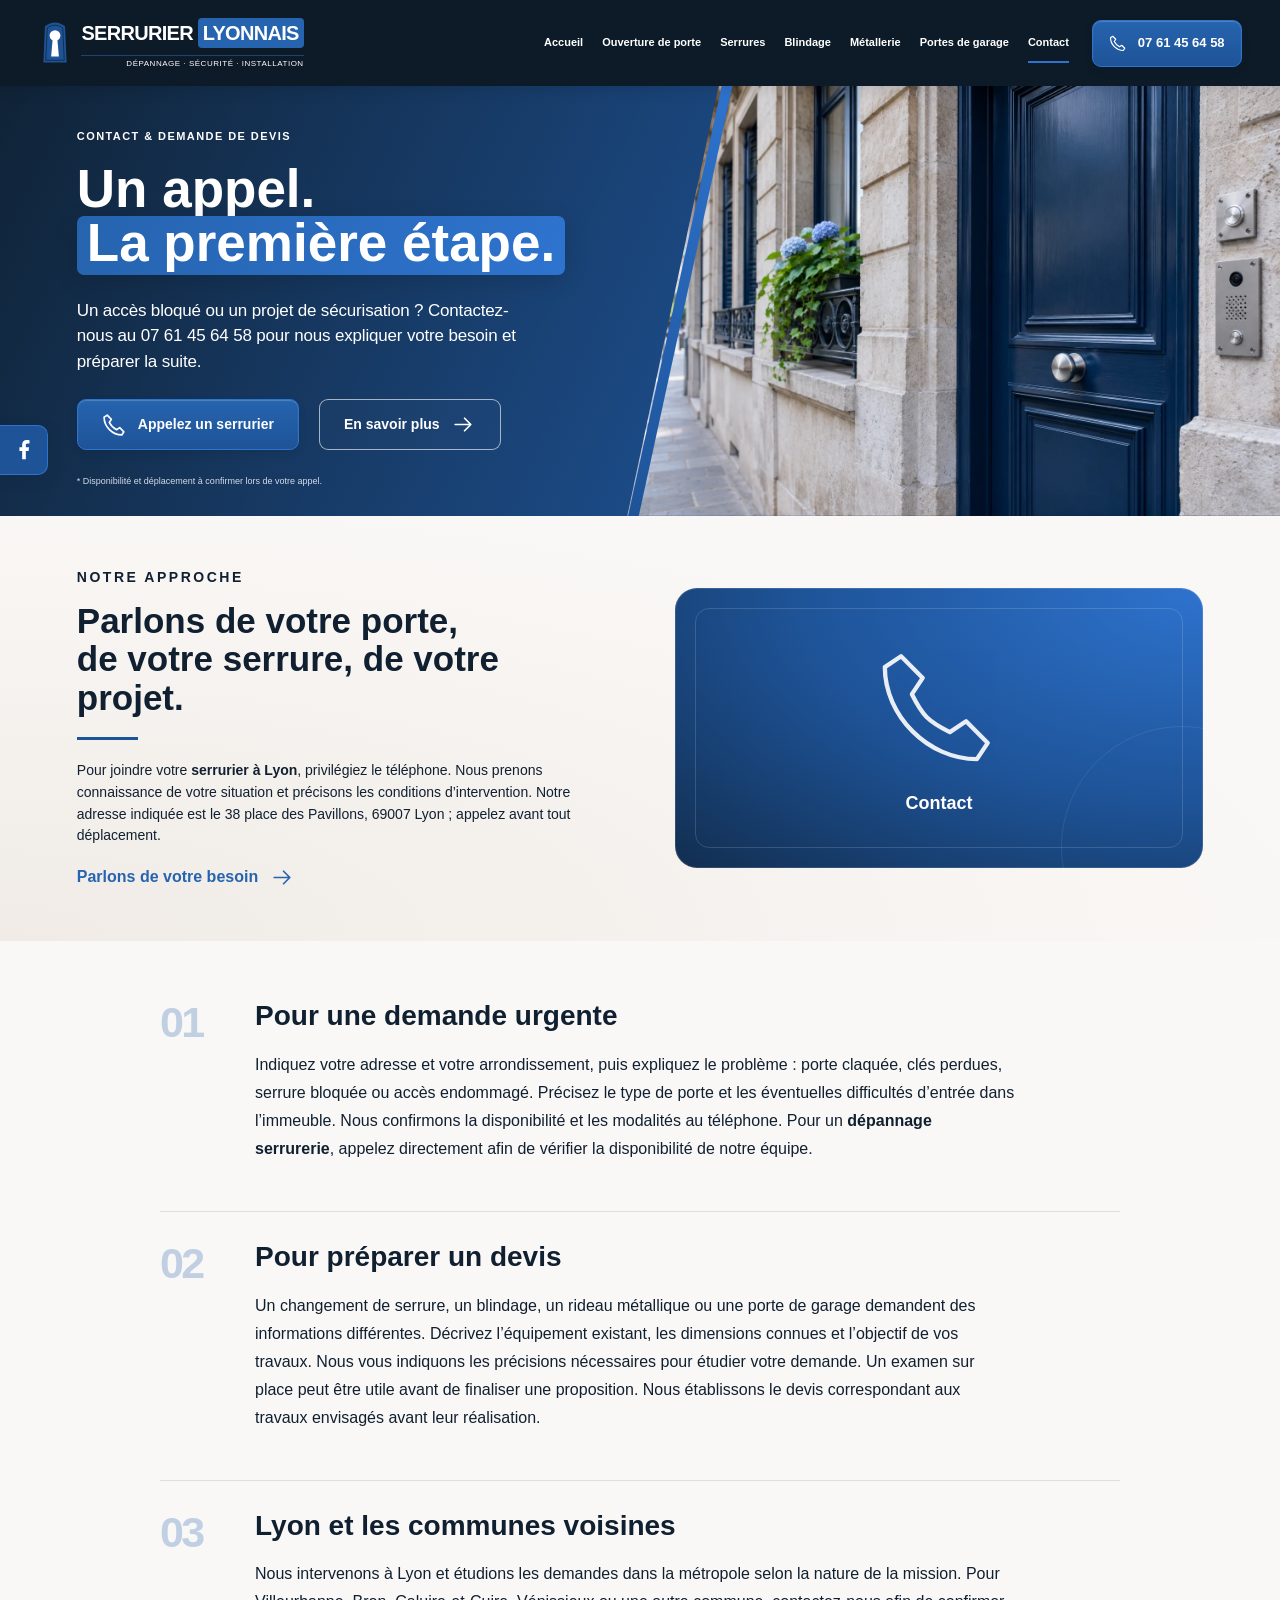
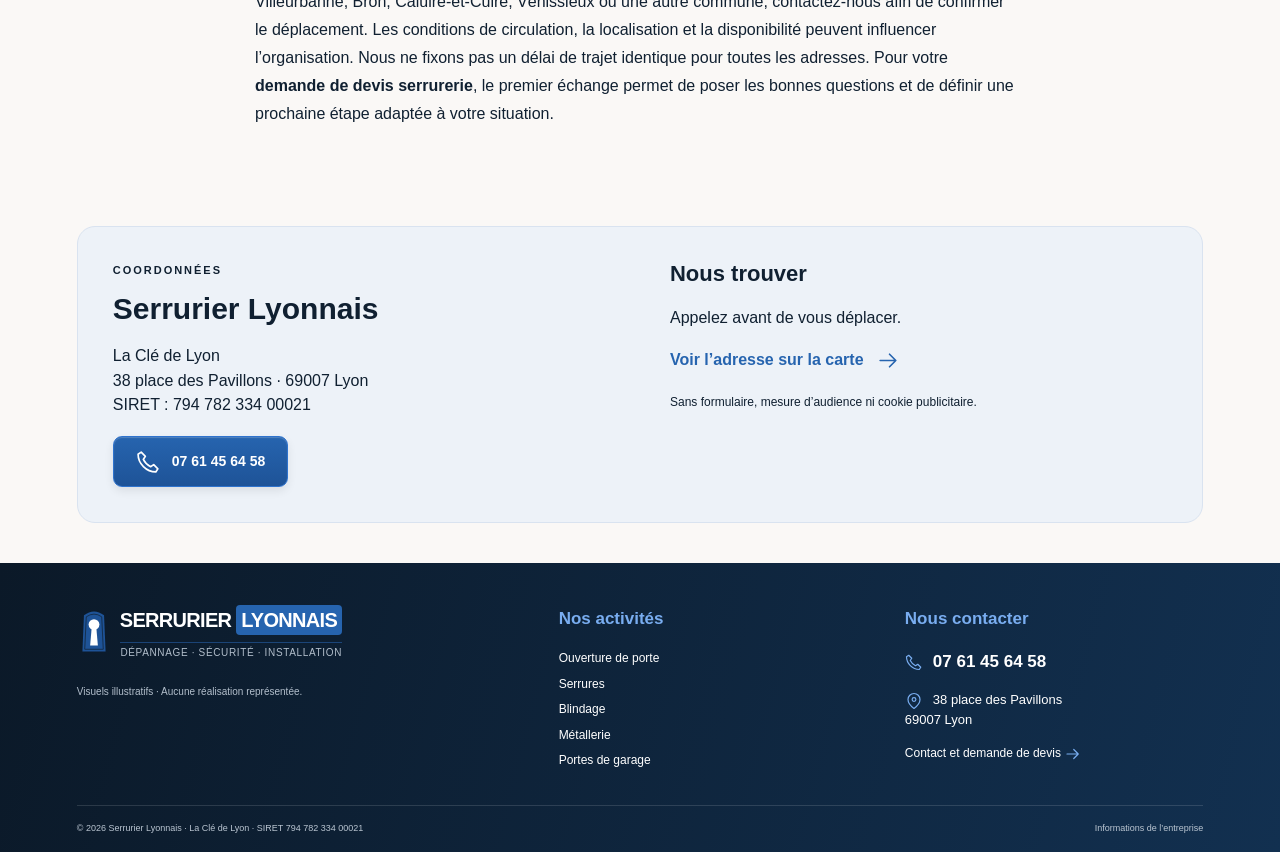
<file: contact.html>
<!doctype html><html lang="fr"><head><meta charset="utf-8"><meta name="viewport" content="width=device-width,initial-scale=1"><title>Contact serrurier à Lyon | 07 61 45 64 58</title><meta name="description" content="Un accès bloqué ou un projet de sécurisation ? Contactez-nous au 07 61 45 64 58 pour nous expliquer votre besoin et préparer la suite."><meta name="theme-color" content="#102337"><link rel="canonical" href="https://zakirez.github.io/serrurier-lyonnais/contact.html"><link rel="icon" href="./favicon.svg" type="image/svg+xml"><link rel="stylesheet" href="./style.css"><script src="./main.js" defer></script><meta property="og:title" content="Contact serrurier à Lyon | 07 61 45 64 58"><meta property="og:description" content="Un accès bloqué ou un projet de sécurisation ? Contactez-nous au 07 61 45 64 58 pour nous expliquer votre besoin et préparer la suite."><meta property="og:image" content="https://zakirez.github.io/serrurier-lyonnais/contact-hero.webp"><meta property="og:type" content="website"><script type="application/ld+json">{"@context": "https://schema.org", "@type": "Locksmith", "name": "Serrurier Lyonnais", "telephone": "+33761456458", "url": "https://zakirez.github.io/serrurier-lyonnais/", "address": {"@type": "PostalAddress", "streetAddress": "38 place des Pavillons", "postalCode": "69007", "addressLocality": "Lyon", "addressCountry": "FR"}}</script></head><body><a href="#main" class="skip">Aller au contenu</a><header><div class="navwrap"><a class="brand" href="./" aria-label="Serrurier Lyonnais, accueil"><svg class="logomark" viewBox="0 0 44 58" aria-hidden="true"><path d="M7 55 9 8Q22-2 35 8l2 47Z" fill="#1E5397"/><path d="M10 52 12 10Q22 3 32 10l2 42Z" fill="none" stroke="#11253a"/><circle cx="22" cy="20" r="7" fill="#ffffff"/><path d="m19 24-2 23h10l-2-23" fill="#ffffff"/></svg><span>SERRURIER <b>LYONNAIS</b><small>DÉPANNAGE · SÉCURITÉ · INSTALLATION</small></span></a><button class="menu-toggle" aria-label="Ouvrir le menu" aria-expanded="false" aria-controls="mainnav"><span></span><span></span><span></span></button><nav id="mainnav" aria-label="Navigation principale"><a href="./" >Accueil</a><a href="./ouverture-de-porte.html" >Ouverture de porte</a><a href="./changement-de-serrure.html" >Serrures</a><a href="./blindage-de-porte.html" >Blindage</a><a href="./metallerie-fermetures.html" >Métallerie</a><a href="./portes-de-garage.html" >Portes de garage</a><a href="./contact.html" aria-current="page">Contact</a></nav><a class="button primary navcall" href="tel:+33761456458"><svg class="icon " viewBox="0 0 24 24" fill="none" stroke="currentColor" stroke-width="1.6" stroke-linecap="round" stroke-linejoin="round" aria-hidden="true"><path d="m5 3 4 4-2 3c2 4 3 5 7 7l3-2 4 4-2 3C10 22 2 14 2 5z"/></svg>07 61 45 64 58</a></div></header><main id="main"><section class="hero innerhero" style="--hero-image:url(./contact-hero.webp)"><div class="herocity"></div><div class="herolock"></div><div class="heroline"></div><div class="container herocontent"><p class="eyebrow">CONTACT & DEMANDE DE DEVIS</p><h1>Un appel.<br><em>La première étape.</em></h1><p class="herointro">Un accès bloqué ou un projet de sécurisation ? Contactez-nous au 07 61 45 64 58 pour nous expliquer votre besoin et préparer la suite.</p><div class="heroactions"><a class="button primary" href="tel:+33761456458"><svg class="icon " viewBox="0 0 24 24" fill="none" stroke="currentColor" stroke-width="1.6" stroke-linecap="round" stroke-linejoin="round" aria-hidden="true"><path d="m5 3 4 4-2 3c2 4 3 5 7 7l3-2 4 4-2 3C10 22 2 14 2 5z"/></svg>Appelez un serrurier</a><a class="button outline" href="#details">En savoir plus<svg class="icon " viewBox="0 0 24 24" fill="none" stroke="currentColor" stroke-width="1.6" stroke-linecap="round" stroke-linejoin="round" aria-hidden="true"><path d="M4 12h15m-6-6 6 6-6 6"/></svg></a></div><div class="herofacts"><span><svg class="icon " viewBox="0 0 24 24" fill="none" stroke="currentColor" stroke-width="1.6" stroke-linecap="round" stroke-linejoin="round" aria-hidden="true"><path d="m13 2-9 12h7l-1 8 10-13h-7z"/></svg><span>Dépannage<br>& installation</span></span><span><svg class="icon " viewBox="0 0 24 24" fill="none" stroke="currentColor" stroke-width="1.6" stroke-linecap="round" stroke-linejoin="round" aria-hidden="true"><circle cx="12" cy="12" r="9"/><path d="M12 6v7l4 2"/></svg><span>Urgences<br>24 h/24 · 7 j/7*</span></span><span><svg class="icon " viewBox="0 0 24 24" fill="none" stroke="currentColor" stroke-width="1.6" stroke-linecap="round" stroke-linejoin="round" aria-hidden="true"><path d="M20 10c0 6-8 12-8 12S4 16 4 10a8 8 0 1 1 16 0Z"/><circle cx="12" cy="10" r="2.5"/></svg><span>Lyon &<br>métropole</span></span></div><small class="availability">* Disponibilité et déplacement à confirmer lors de votre appel.</small></div></section><section class="introsection" id="details"><div class="container split"><div><p class="eyebrow">NOTRE APPROCHE</p><h2>Parlons de votre porte,<br>de votre serrure, de votre projet.</h2><span class="rule"></span><p>Pour joindre votre <strong>serrurier à Lyon</strong>, privilégiez le téléphone. Nous prenons connaissance de votre situation et précisons les conditions d’intervention. Notre adresse indiquée est le 38 place des Pavillons, 69007 Lyon ; appelez avant tout déplacement.</p><a class="textlink" href="tel:+33761456458">Parlons de votre besoin <svg class="icon " viewBox="0 0 24 24" fill="none" stroke="currentColor" stroke-width="1.6" stroke-linecap="round" stroke-linejoin="round" aria-hidden="true"><path d="M4 12h15m-6-6 6 6-6 6"/></svg></a></div><aside class="service-emblem" aria-label="Contact"><svg class="icon " viewBox="0 0 24 24" fill="none" stroke="currentColor" stroke-width="1.6" stroke-linecap="round" stroke-linejoin="round" aria-hidden="true"><path d="m5 3 4 4-2 3c2 4 3 5 7 7l3-2 4 4-2 3C10 22 2 14 2 5z"/></svg><span>Contact</span></aside></div></section><section class="container editorial"><article class="reveal"><span class="step">01</span><div><h2>Pour une demande urgente</h2><p>Indiquez votre adresse et votre arrondissement, puis expliquez le problème : porte claquée, clés perdues, serrure bloquée ou accès endommagé. Précisez le type de porte et les éventuelles difficultés d’entrée dans l’immeuble. Nous confirmons la disponibilité et les modalités au téléphone. Pour un <strong>dépannage serrurerie</strong>, appelez directement afin de vérifier la disponibilité de notre équipe.</p></div></article><article class="reveal"><span class="step">02</span><div><h2>Pour préparer un devis</h2><p>Un changement de serrure, un blindage, un rideau métallique ou une porte de garage demandent des informations différentes. Décrivez l’équipement existant, les dimensions connues et l’objectif de vos travaux. Nous vous indiquons les précisions nécessaires pour étudier votre demande. Un examen sur place peut être utile avant de finaliser une proposition. Nous établissons le devis correspondant aux travaux envisagés avant leur réalisation.</p></div></article><article class="reveal"><span class="step">03</span><div><h2>Lyon et les communes voisines</h2><p>Nous intervenons à Lyon et étudions les demandes dans la métropole selon la nature de la mission. Pour Villeurbanne, Bron, Caluire-et-Cuire, Vénissieux ou une autre commune, contactez-nous afin de confirmer le déplacement. Les conditions de circulation, la localisation et la disponibilité peuvent influencer l’organisation. Nous ne fixons pas un délai de trajet identique pour toutes les adresses. Pour votre <strong>demande de devis serrurerie</strong>, le premier échange permet de poser les bonnes questions et de définir une prochaine étape adaptée à votre situation.</p></div></article></section><section id="informations" class="container infopanel"><div><p class="eyebrow">COORDONNÉES</p><h2>Serrurier Lyonnais</h2><p>La Clé de Lyon<br>38 place des Pavillons · 69007 Lyon<br>SIRET : 794 782 334 00021</p><a class="button primary" href="tel:+33761456458"><svg class="icon " viewBox="0 0 24 24" fill="none" stroke="currentColor" stroke-width="1.6" stroke-linecap="round" stroke-linejoin="round" aria-hidden="true"><path d="m5 3 4 4-2 3c2 4 3 5 7 7l3-2 4 4-2 3C10 22 2 14 2 5z"/></svg>07 61 45 64 58</a></div><div><h3>Nous trouver</h3><p>Appelez avant de vous déplacer.</p><a class="textlink" href="https://www.google.com/maps/search/?api=1&query=38+place+des+Pavillons+69007+Lyon" target="_blank" rel="noopener">Voir l’adresse sur la carte <svg class="icon " viewBox="0 0 24 24" fill="none" stroke="currentColor" stroke-width="1.6" stroke-linecap="round" stroke-linejoin="round" aria-hidden="true"><path d="M4 12h15m-6-6 6 6-6 6"/></svg></a><p class="small">Sans formulaire, mesure d’audience ni cookie publicitaire.</p></div></section></main><footer><div class="container footgrid"><div><a class="brand" href="./" aria-label="Serrurier Lyonnais, accueil"><svg class="logomark" viewBox="0 0 44 58" aria-hidden="true"><path d="M7 55 9 8Q22-2 35 8l2 47Z" fill="#1E5397"/><path d="M10 52 12 10Q22 3 32 10l2 42Z" fill="none" stroke="#11253a"/><circle cx="22" cy="20" r="7" fill="#ffffff"/><path d="m19 24-2 23h10l-2-23" fill="#ffffff"/></svg><span>SERRURIER <b>LYONNAIS</b><small>DÉPANNAGE · SÉCURITÉ · INSTALLATION</small></span></a><small>Visuels illustratifs · Aucune réalisation représentée.</small></div><div><h2>Nos activités</h2><a href="./ouverture-de-porte.html">Ouverture de porte</a><a href="./changement-de-serrure.html">Serrures</a><a href="./blindage-de-porte.html">Blindage</a><a href="./metallerie-fermetures.html">Métallerie</a><a href="./portes-de-garage.html">Portes de garage</a></div><div><h2>Nous contacter</h2><a class="footphone" href="tel:+33761456458"><svg class="icon " viewBox="0 0 24 24" fill="none" stroke="currentColor" stroke-width="1.6" stroke-linecap="round" stroke-linejoin="round" aria-hidden="true"><path d="m5 3 4 4-2 3c2 4 3 5 7 7l3-2 4 4-2 3C10 22 2 14 2 5z"/></svg>07 61 45 64 58</a><p><svg class="icon " viewBox="0 0 24 24" fill="none" stroke="currentColor" stroke-width="1.6" stroke-linecap="round" stroke-linejoin="round" aria-hidden="true"><path d="M20 10c0 6-8 12-8 12S4 16 4 10a8 8 0 1 1 16 0Z"/><circle cx="12" cy="10" r="2.5"/></svg>38 place des Pavillons<br>69007 Lyon</p><a href="./contact.html">Contact et demande de devis <svg class="icon " viewBox="0 0 24 24" fill="none" stroke="currentColor" stroke-width="1.6" stroke-linecap="round" stroke-linejoin="round" aria-hidden="true"><path d="M4 12h15m-6-6 6 6-6 6"/></svg></a></div></div><div class="container footbottom"><span>© 2026 Serrurier Lyonnais · La Clé de Lyon · SIRET 794 782 334 00021</span><a href="./contact.html#informations">Informations de l’entreprise</a></div></footer><a class="mobilecall" href="tel:+33761456458"><svg class="icon " viewBox="0 0 24 24" fill="none" stroke="currentColor" stroke-width="1.6" stroke-linecap="round" stroke-linejoin="round" aria-hidden="true"><path d="m5 3 4 4-2 3c2 4 3 5 7 7l3-2 4 4-2 3C10 22 2 14 2 5z"/></svg>Appeler · 07 61 45 64 58</a><a class="social-sticky" title="Facebook" href="https://www.facebook.com/serrurier.a.lyon" target="_blank" rel="noopener noreferrer" aria-label="Notre page Facebook (nouvel onglet)"><svg viewBox="0 0 24 24" aria-hidden="true"><path fill="currentColor" d="M14 22v-9h3l.5-4H14V7c0-1.2.3-2 2-2h2V1.4C17.4 1.2 16.2 1 15 1c-3 0-5 1.8-5 5v3H7v4h3v9z"/></svg><span>Facebook</span></a></body></html>
</file>
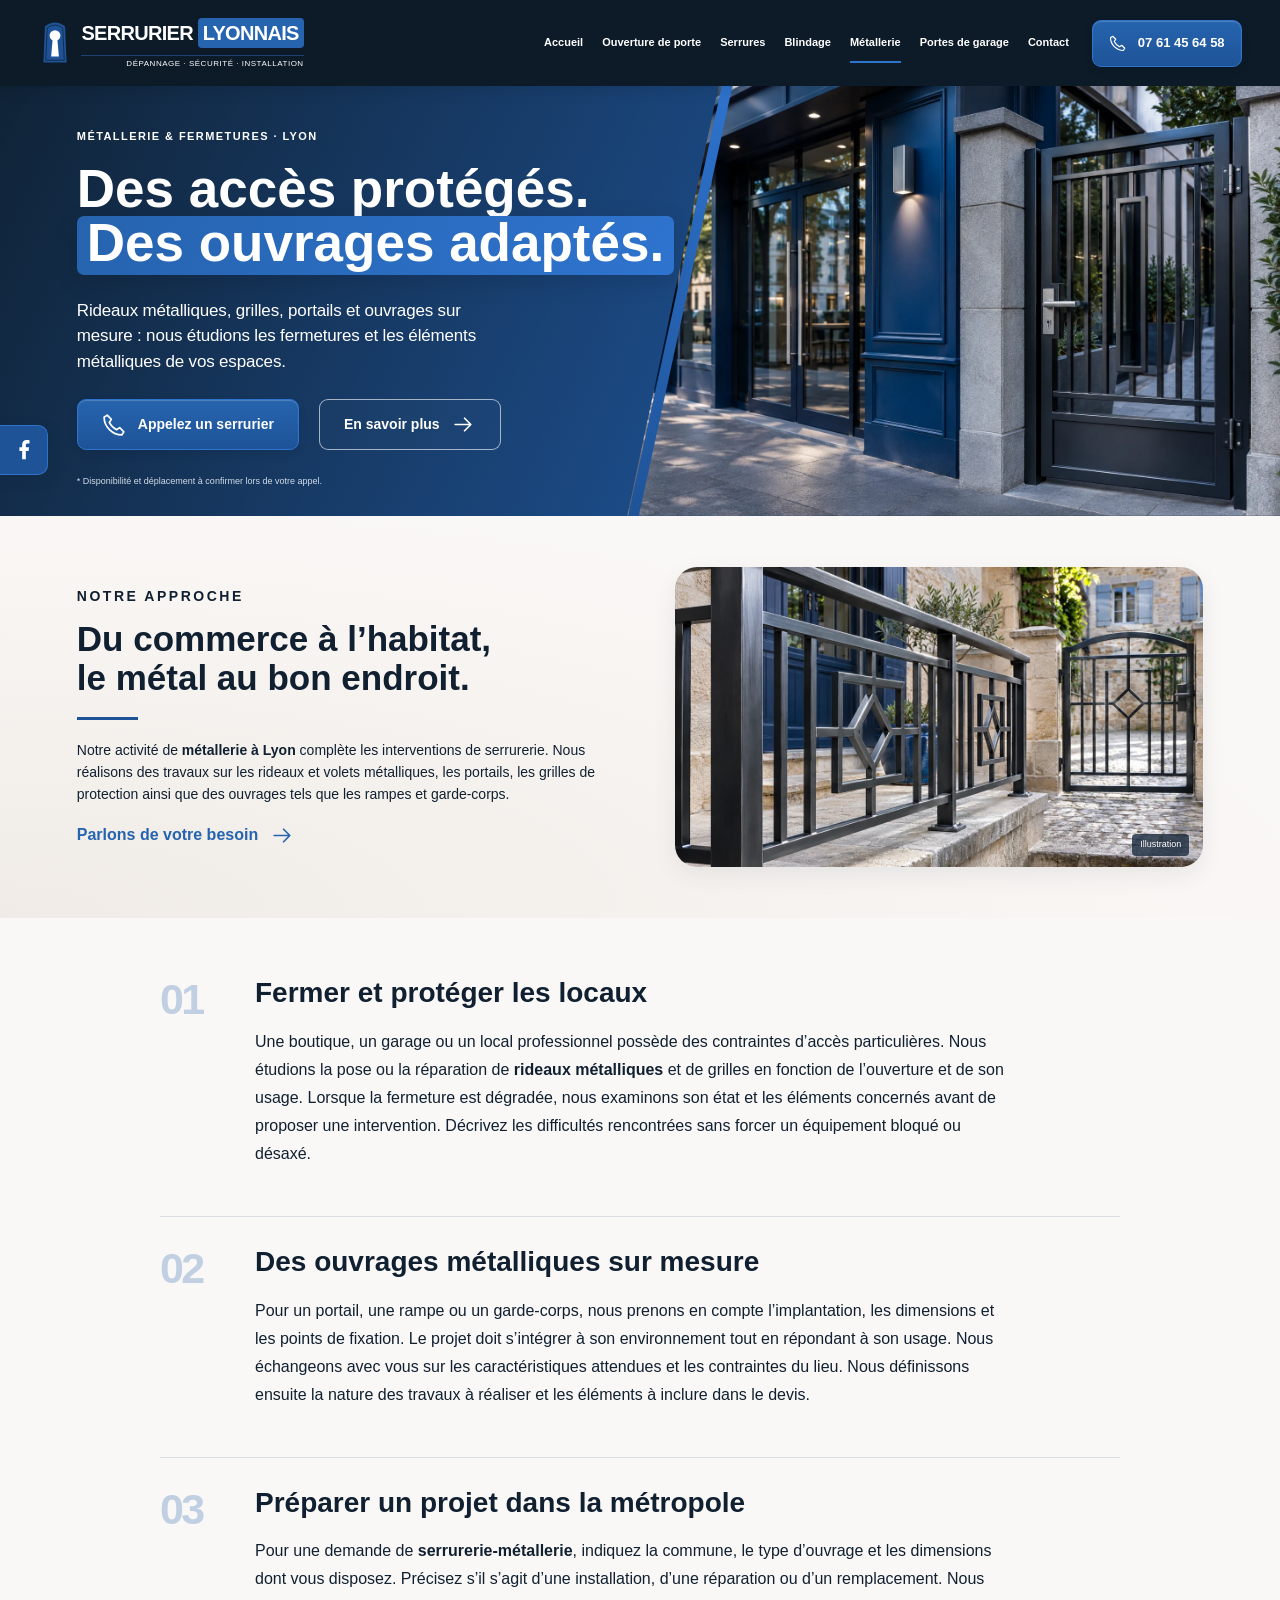
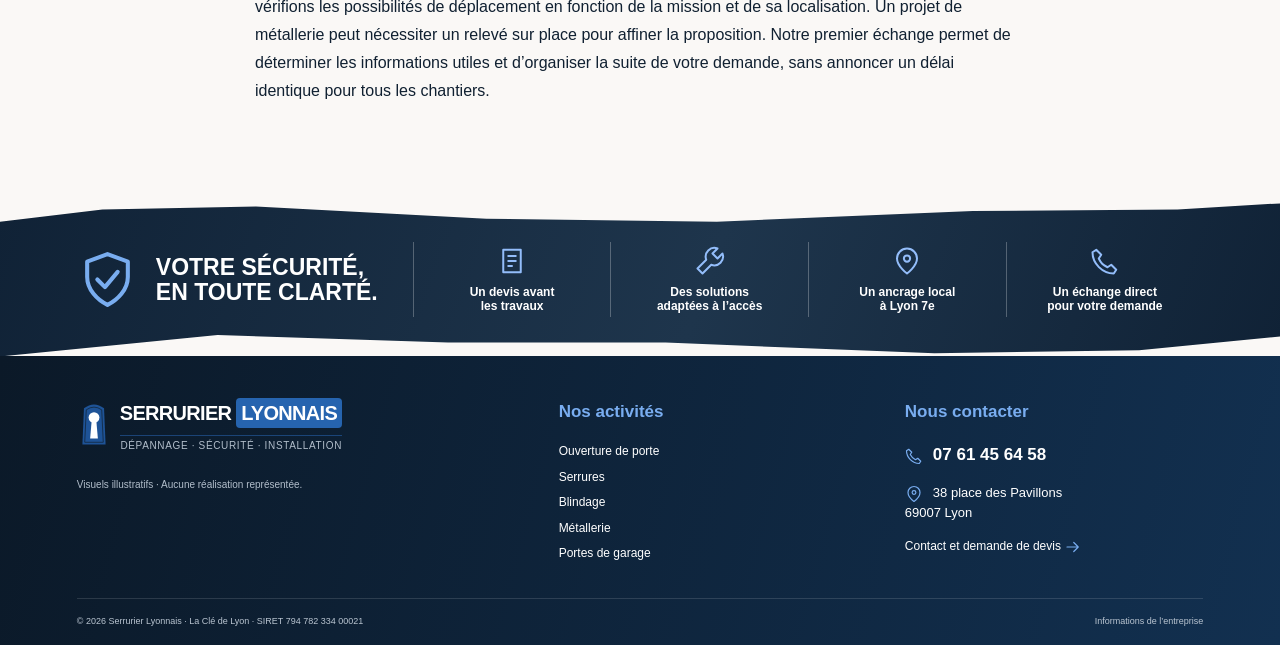
<file: metallerie-fermetures.html>
<!doctype html><html lang="fr"><head><meta charset="utf-8"><meta name="viewport" content="width=device-width,initial-scale=1"><title>Métallerie et rideaux métalliques à Lyon</title><meta name="description" content="Rideaux métalliques, grilles, portails et ouvrages sur mesure : nous étudions les fermetures et les éléments métalliques de vos espaces."><meta name="theme-color" content="#102337"><link rel="canonical" href="https://zakirez.github.io/serrurier-lyonnais/metallerie-fermetures.html"><link rel="icon" href="./favicon.svg" type="image/svg+xml"><link rel="stylesheet" href="./style.css"><script src="./main.js" defer></script><meta property="og:title" content="Métallerie et rideaux métalliques à Lyon"><meta property="og:description" content="Rideaux métalliques, grilles, portails et ouvrages sur mesure : nous étudions les fermetures et les éléments métalliques de vos espaces."><meta property="og:image" content="https://zakirez.github.io/serrurier-lyonnais/metal-hero.webp"><meta property="og:type" content="website"><script type="application/ld+json">{"@context": "https://schema.org", "@type": "Locksmith", "name": "Serrurier Lyonnais", "telephone": "+33761456458", "url": "https://zakirez.github.io/serrurier-lyonnais/", "address": {"@type": "PostalAddress", "streetAddress": "38 place des Pavillons", "postalCode": "69007", "addressLocality": "Lyon", "addressCountry": "FR"}}</script></head><body><a href="#main" class="skip">Aller au contenu</a><header><div class="navwrap"><a class="brand" href="./" aria-label="Serrurier Lyonnais, accueil"><svg class="logomark" viewBox="0 0 44 58" aria-hidden="true"><path d="M7 55 9 8Q22-2 35 8l2 47Z" fill="#1E5397"/><path d="M10 52 12 10Q22 3 32 10l2 42Z" fill="none" stroke="#11253a"/><circle cx="22" cy="20" r="7" fill="#ffffff"/><path d="m19 24-2 23h10l-2-23" fill="#ffffff"/></svg><span>SERRURIER <b>LYONNAIS</b><small>DÉPANNAGE · SÉCURITÉ · INSTALLATION</small></span></a><button class="menu-toggle" aria-label="Ouvrir le menu" aria-expanded="false" aria-controls="mainnav"><span></span><span></span><span></span></button><nav id="mainnav" aria-label="Navigation principale"><a href="./" >Accueil</a><a href="./ouverture-de-porte.html" >Ouverture de porte</a><a href="./changement-de-serrure.html" >Serrures</a><a href="./blindage-de-porte.html" >Blindage</a><a href="./metallerie-fermetures.html" aria-current="page">Métallerie</a><a href="./portes-de-garage.html" >Portes de garage</a><a href="./contact.html" >Contact</a></nav><a class="button primary navcall" href="tel:+33761456458"><svg class="icon " viewBox="0 0 24 24" fill="none" stroke="currentColor" stroke-width="1.6" stroke-linecap="round" stroke-linejoin="round" aria-hidden="true"><path d="m5 3 4 4-2 3c2 4 3 5 7 7l3-2 4 4-2 3C10 22 2 14 2 5z"/></svg>07 61 45 64 58</a></div></header><main id="main"><section class="hero innerhero" style="--hero-image:url(./metal-hero.webp)"><div class="herocity"></div><div class="herolock"></div><div class="heroline"></div><div class="container herocontent"><p class="eyebrow">MÉTALLERIE & FERMETURES · LYON</p><h1>Des accès protégés.<br><em>Des ouvrages adaptés.</em></h1><p class="herointro">Rideaux métalliques, grilles, portails et ouvrages sur mesure : nous étudions les fermetures et les éléments métalliques de vos espaces.</p><div class="heroactions"><a class="button primary" href="tel:+33761456458"><svg class="icon " viewBox="0 0 24 24" fill="none" stroke="currentColor" stroke-width="1.6" stroke-linecap="round" stroke-linejoin="round" aria-hidden="true"><path d="m5 3 4 4-2 3c2 4 3 5 7 7l3-2 4 4-2 3C10 22 2 14 2 5z"/></svg>Appelez un serrurier</a><a class="button outline" href="#details">En savoir plus<svg class="icon " viewBox="0 0 24 24" fill="none" stroke="currentColor" stroke-width="1.6" stroke-linecap="round" stroke-linejoin="round" aria-hidden="true"><path d="M4 12h15m-6-6 6 6-6 6"/></svg></a></div><div class="herofacts"><span><svg class="icon " viewBox="0 0 24 24" fill="none" stroke="currentColor" stroke-width="1.6" stroke-linecap="round" stroke-linejoin="round" aria-hidden="true"><path d="m13 2-9 12h7l-1 8 10-13h-7z"/></svg><span>Dépannage<br>& installation</span></span><span><svg class="icon " viewBox="0 0 24 24" fill="none" stroke="currentColor" stroke-width="1.6" stroke-linecap="round" stroke-linejoin="round" aria-hidden="true"><circle cx="12" cy="12" r="9"/><path d="M12 6v7l4 2"/></svg><span>Urgences<br>24 h/24 · 7 j/7*</span></span><span><svg class="icon " viewBox="0 0 24 24" fill="none" stroke="currentColor" stroke-width="1.6" stroke-linecap="round" stroke-linejoin="round" aria-hidden="true"><path d="M20 10c0 6-8 12-8 12S4 16 4 10a8 8 0 1 1 16 0Z"/><circle cx="12" cy="10" r="2.5"/></svg><span>Lyon &<br>métropole</span></span></div><small class="availability">* Disponibilité et déplacement à confirmer lors de votre appel.</small></div></section><section class="introsection" id="details"><div class="container split"><div><p class="eyebrow">NOTRE APPROCHE</p><h2>Du commerce à l’habitat,<br>le métal au bon endroit.</h2><span class="rule"></span><p>Notre activité de <strong>métallerie à Lyon</strong> complète les interventions de serrurerie. Nous réalisons des travaux sur les rideaux et volets métalliques, les portails, les grilles de protection ainsi que des ouvrages tels que les rampes et garde-corps.</p><a class="textlink" href="tel:+33761456458">Parlons de votre besoin <svg class="icon " viewBox="0 0 24 24" fill="none" stroke="currentColor" stroke-width="1.6" stroke-linecap="round" stroke-linejoin="round" aria-hidden="true"><path d="M4 12h15m-6-6 6 6-6 6"/></svg></a></div><figure class="introphoto detail-photo"><img src="./metal-detail.webp" alt="Illustration d’un portail et d’une rampe en métal" width="1536" height="1024" loading="lazy"><figcaption>Illustration</figcaption></figure></div></section><section class="container editorial"><article class="reveal"><span class="step">01</span><div><h2>Fermer et protéger les locaux</h2><p>Une boutique, un garage ou un local professionnel possède des contraintes d’accès particulières. Nous étudions la pose ou la réparation de <strong>rideaux métalliques</strong> et de grilles en fonction de l’ouverture et de son usage. Lorsque la fermeture est dégradée, nous examinons son état et les éléments concernés avant de proposer une intervention. Décrivez les difficultés rencontrées sans forcer un équipement bloqué ou désaxé.</p></div></article><article class="reveal"><span class="step">02</span><div><h2>Des ouvrages métalliques sur mesure</h2><p>Pour un portail, une rampe ou un garde-corps, nous prenons en compte l’implantation, les dimensions et les points de fixation. Le projet doit s’intégrer à son environnement tout en répondant à son usage. Nous échangeons avec vous sur les caractéristiques attendues et les contraintes du lieu. Nous définissons ensuite la nature des travaux à réaliser et les éléments à inclure dans le devis.</p></div></article><article class="reveal"><span class="step">03</span><div><h2>Préparer un projet dans la métropole</h2><p>Pour une demande de <strong>serrurerie-métallerie</strong>, indiquez la commune, le type d’ouvrage et les dimensions dont vous disposez. Précisez s’il s’agit d’une installation, d’une réparation ou d’un remplacement. Nous vérifions les possibilités de déplacement en fonction de la mission et de sa localisation. Un projet de métallerie peut nécessiter un relevé sur place pour affiner la proposition. Notre premier échange permet de déterminer les informations utiles et d’organiser la suite de votre demande, sans annoncer un délai identique pour tous les chantiers.</p></div></article></section><section class="ribbon"><div class="container ribboninner"><h2><svg class="icon " viewBox="0 0 24 24" fill="none" stroke="currentColor" stroke-width="1.6" stroke-linecap="round" stroke-linejoin="round" aria-hidden="true"><path d="m12 2 8 3v6c0 5-4 9-8 11-4-2-8-6-8-11V5z"/><path d="m8 12 3 3 5-6"/></svg>VOTRE SÉCURITÉ,<br>EN TOUTE CLARTÉ.</h2><div><svg class="icon " viewBox="0 0 24 24" fill="none" stroke="currentColor" stroke-width="1.6" stroke-linecap="round" stroke-linejoin="round" aria-hidden="true"><path d="M5 3h14v18H5zM9 8h6M9 12h6M9 16h3"/></svg><span>Un devis avant<br>les travaux</span></div><div><svg class="icon " viewBox="0 0 24 24" fill="none" stroke="currentColor" stroke-width="1.6" stroke-linecap="round" stroke-linejoin="round" aria-hidden="true"><path d="m14 6 4 4 4-4a7 7 0 0 1-9 9l-7 7-4-4 7-7a7 7 0 0 1 9-9z"/></svg><span>Des solutions<br>adaptées à l’accès</span></div><div><svg class="icon " viewBox="0 0 24 24" fill="none" stroke="currentColor" stroke-width="1.6" stroke-linecap="round" stroke-linejoin="round" aria-hidden="true"><path d="M20 10c0 6-8 12-8 12S4 16 4 10a8 8 0 1 1 16 0Z"/><circle cx="12" cy="10" r="2.5"/></svg><span>Un ancrage local<br>à Lyon 7e</span></div><div><svg class="icon " viewBox="0 0 24 24" fill="none" stroke="currentColor" stroke-width="1.6" stroke-linecap="round" stroke-linejoin="round" aria-hidden="true"><path d="m5 3 4 4-2 3c2 4 3 5 7 7l3-2 4 4-2 3C10 22 2 14 2 5z"/></svg><span>Un échange direct<br>pour votre demande</span></div></div></section></main><footer><div class="container footgrid"><div><a class="brand" href="./" aria-label="Serrurier Lyonnais, accueil"><svg class="logomark" viewBox="0 0 44 58" aria-hidden="true"><path d="M7 55 9 8Q22-2 35 8l2 47Z" fill="#1E5397"/><path d="M10 52 12 10Q22 3 32 10l2 42Z" fill="none" stroke="#11253a"/><circle cx="22" cy="20" r="7" fill="#ffffff"/><path d="m19 24-2 23h10l-2-23" fill="#ffffff"/></svg><span>SERRURIER <b>LYONNAIS</b><small>DÉPANNAGE · SÉCURITÉ · INSTALLATION</small></span></a><small>Visuels illustratifs · Aucune réalisation représentée.</small></div><div><h2>Nos activités</h2><a href="./ouverture-de-porte.html">Ouverture de porte</a><a href="./changement-de-serrure.html">Serrures</a><a href="./blindage-de-porte.html">Blindage</a><a href="./metallerie-fermetures.html">Métallerie</a><a href="./portes-de-garage.html">Portes de garage</a></div><div><h2>Nous contacter</h2><a class="footphone" href="tel:+33761456458"><svg class="icon " viewBox="0 0 24 24" fill="none" stroke="currentColor" stroke-width="1.6" stroke-linecap="round" stroke-linejoin="round" aria-hidden="true"><path d="m5 3 4 4-2 3c2 4 3 5 7 7l3-2 4 4-2 3C10 22 2 14 2 5z"/></svg>07 61 45 64 58</a><p><svg class="icon " viewBox="0 0 24 24" fill="none" stroke="currentColor" stroke-width="1.6" stroke-linecap="round" stroke-linejoin="round" aria-hidden="true"><path d="M20 10c0 6-8 12-8 12S4 16 4 10a8 8 0 1 1 16 0Z"/><circle cx="12" cy="10" r="2.5"/></svg>38 place des Pavillons<br>69007 Lyon</p><a href="./contact.html">Contact et demande de devis <svg class="icon " viewBox="0 0 24 24" fill="none" stroke="currentColor" stroke-width="1.6" stroke-linecap="round" stroke-linejoin="round" aria-hidden="true"><path d="M4 12h15m-6-6 6 6-6 6"/></svg></a></div></div><div class="container footbottom"><span>© 2026 Serrurier Lyonnais · La Clé de Lyon · SIRET 794 782 334 00021</span><a href="./contact.html#informations">Informations de l’entreprise</a></div></footer><a class="mobilecall" href="tel:+33761456458"><svg class="icon " viewBox="0 0 24 24" fill="none" stroke="currentColor" stroke-width="1.6" stroke-linecap="round" stroke-linejoin="round" aria-hidden="true"><path d="m5 3 4 4-2 3c2 4 3 5 7 7l3-2 4 4-2 3C10 22 2 14 2 5z"/></svg>Appeler · 07 61 45 64 58</a><a class="social-sticky" title="Facebook" href="https://www.facebook.com/serrurier.a.lyon" target="_blank" rel="noopener noreferrer" aria-label="Notre page Facebook (nouvel onglet)"><svg viewBox="0 0 24 24" aria-hidden="true"><path fill="currentColor" d="M14 22v-9h3l.5-4H14V7c0-1.2.3-2 2-2h2V1.4C17.4 1.2 16.2 1 15 1c-3 0-5 1.8-5 5v3H7v4h3v9z"/></svg><span>Facebook</span></a></body></html>
</file>
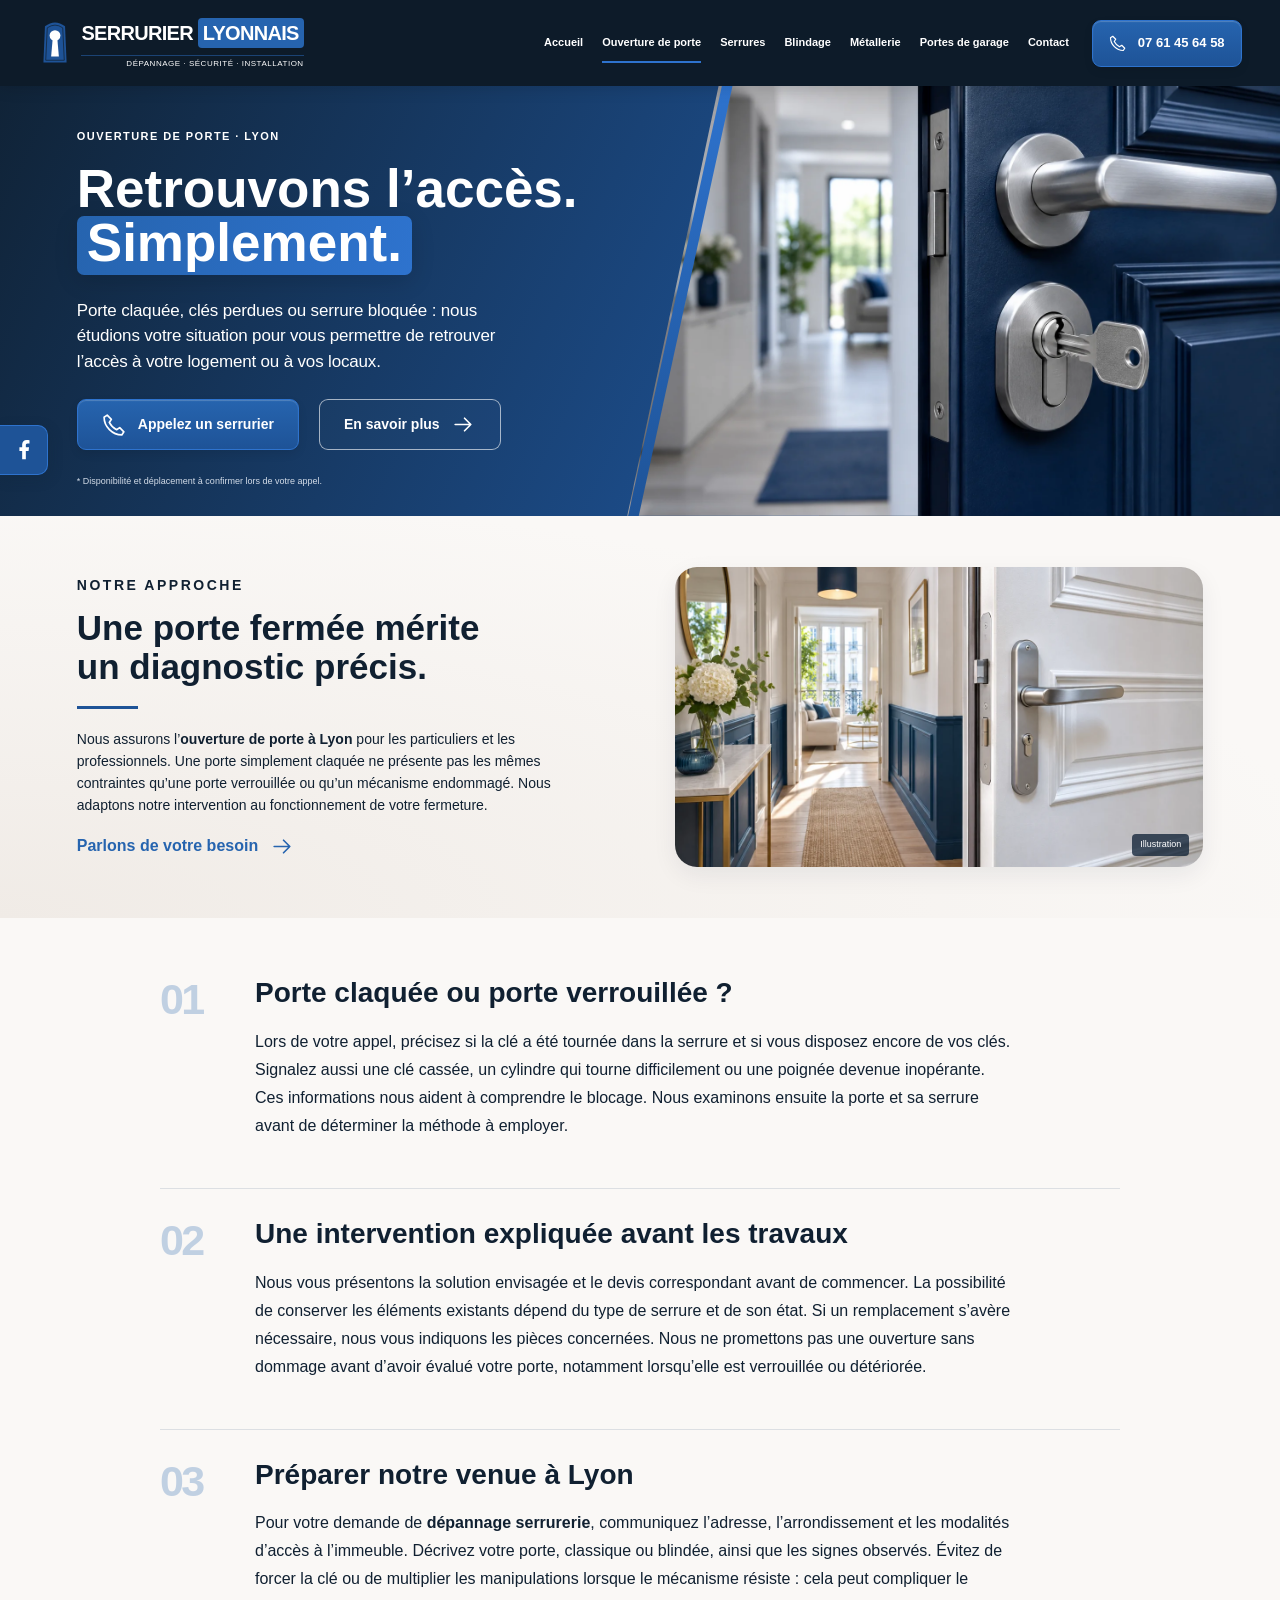
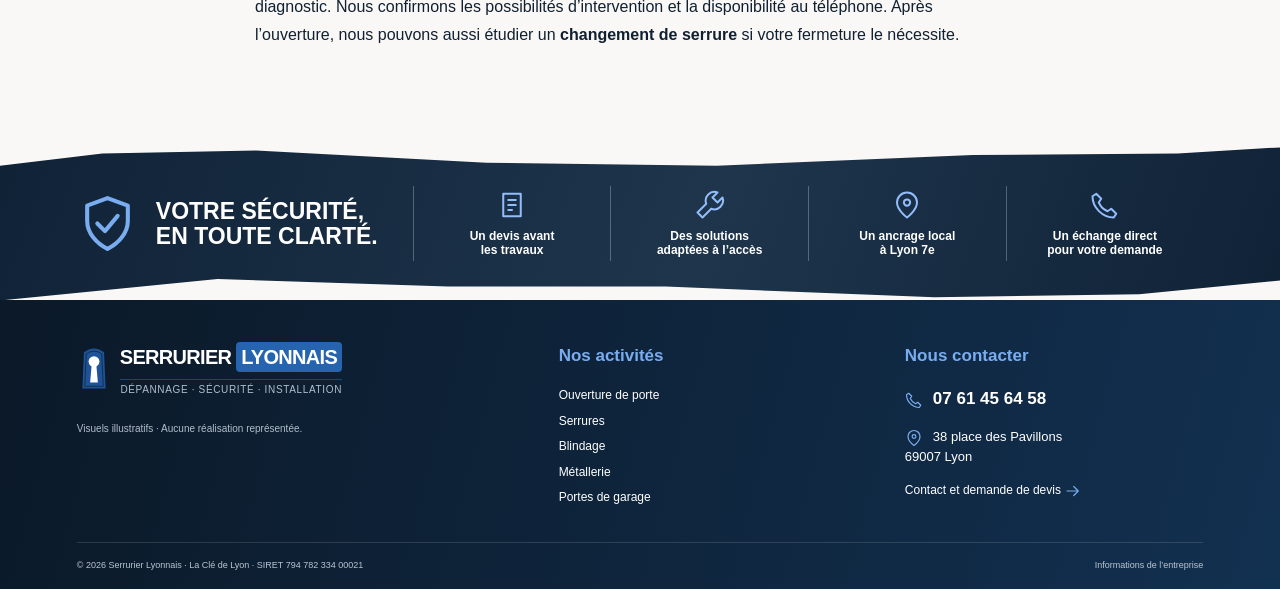
<file: ouverture-de-porte.html>
<!doctype html><html lang="fr"><head><meta charset="utf-8"><meta name="viewport" content="width=device-width,initial-scale=1"><title>Ouverture de porte à Lyon | Serrurier Lyonnais</title><meta name="description" content="Porte claquée, clés perdues ou serrure bloquée : nous étudions votre situation pour vous permettre de retrouver l’accès à votre logement ou à vos locaux."><meta name="theme-color" content="#102337"><link rel="canonical" href="https://zakirez.github.io/serrurier-lyonnais/ouverture-de-porte.html"><link rel="icon" href="./favicon.svg" type="image/svg+xml"><link rel="stylesheet" href="./style.css"><script src="./main.js" defer></script><meta property="og:title" content="Ouverture de porte à Lyon | Serrurier Lyonnais"><meta property="og:description" content="Porte claquée, clés perdues ou serrure bloquée : nous étudions votre situation pour vous permettre de retrouver l’accès à votre logement ou à vos locaux."><meta property="og:image" content="https://zakirez.github.io/serrurier-lyonnais/opening-hero.webp"><meta property="og:type" content="website"><script type="application/ld+json">{"@context": "https://schema.org", "@type": "Locksmith", "name": "Serrurier Lyonnais", "telephone": "+33761456458", "url": "https://zakirez.github.io/serrurier-lyonnais/", "address": {"@type": "PostalAddress", "streetAddress": "38 place des Pavillons", "postalCode": "69007", "addressLocality": "Lyon", "addressCountry": "FR"}}</script></head><body><a href="#main" class="skip">Aller au contenu</a><header><div class="navwrap"><a class="brand" href="./" aria-label="Serrurier Lyonnais, accueil"><svg class="logomark" viewBox="0 0 44 58" aria-hidden="true"><path d="M7 55 9 8Q22-2 35 8l2 47Z" fill="#1E5397"/><path d="M10 52 12 10Q22 3 32 10l2 42Z" fill="none" stroke="#11253a"/><circle cx="22" cy="20" r="7" fill="#ffffff"/><path d="m19 24-2 23h10l-2-23" fill="#ffffff"/></svg><span>SERRURIER <b>LYONNAIS</b><small>DÉPANNAGE · SÉCURITÉ · INSTALLATION</small></span></a><button class="menu-toggle" aria-label="Ouvrir le menu" aria-expanded="false" aria-controls="mainnav"><span></span><span></span><span></span></button><nav id="mainnav" aria-label="Navigation principale"><a href="./" >Accueil</a><a href="./ouverture-de-porte.html" aria-current="page">Ouverture de porte</a><a href="./changement-de-serrure.html" >Serrures</a><a href="./blindage-de-porte.html" >Blindage</a><a href="./metallerie-fermetures.html" >Métallerie</a><a href="./portes-de-garage.html" >Portes de garage</a><a href="./contact.html" >Contact</a></nav><a class="button primary navcall" href="tel:+33761456458"><svg class="icon " viewBox="0 0 24 24" fill="none" stroke="currentColor" stroke-width="1.6" stroke-linecap="round" stroke-linejoin="round" aria-hidden="true"><path d="m5 3 4 4-2 3c2 4 3 5 7 7l3-2 4 4-2 3C10 22 2 14 2 5z"/></svg>07 61 45 64 58</a></div></header><main id="main"><section class="hero innerhero" style="--hero-image:url(./opening-hero.webp)"><div class="herocity"></div><div class="herolock"></div><div class="heroline"></div><div class="container herocontent"><p class="eyebrow">OUVERTURE DE PORTE · LYON</p><h1>Retrouvons l’accès.<br><em>Simplement.</em></h1><p class="herointro">Porte claquée, clés perdues ou serrure bloquée : nous étudions votre situation pour vous permettre de retrouver l’accès à votre logement ou à vos locaux.</p><div class="heroactions"><a class="button primary" href="tel:+33761456458"><svg class="icon " viewBox="0 0 24 24" fill="none" stroke="currentColor" stroke-width="1.6" stroke-linecap="round" stroke-linejoin="round" aria-hidden="true"><path d="m5 3 4 4-2 3c2 4 3 5 7 7l3-2 4 4-2 3C10 22 2 14 2 5z"/></svg>Appelez un serrurier</a><a class="button outline" href="#details">En savoir plus<svg class="icon " viewBox="0 0 24 24" fill="none" stroke="currentColor" stroke-width="1.6" stroke-linecap="round" stroke-linejoin="round" aria-hidden="true"><path d="M4 12h15m-6-6 6 6-6 6"/></svg></a></div><div class="herofacts"><span><svg class="icon " viewBox="0 0 24 24" fill="none" stroke="currentColor" stroke-width="1.6" stroke-linecap="round" stroke-linejoin="round" aria-hidden="true"><path d="m13 2-9 12h7l-1 8 10-13h-7z"/></svg><span>Dépannage<br>& installation</span></span><span><svg class="icon " viewBox="0 0 24 24" fill="none" stroke="currentColor" stroke-width="1.6" stroke-linecap="round" stroke-linejoin="round" aria-hidden="true"><circle cx="12" cy="12" r="9"/><path d="M12 6v7l4 2"/></svg><span>Urgences<br>24 h/24 · 7 j/7*</span></span><span><svg class="icon " viewBox="0 0 24 24" fill="none" stroke="currentColor" stroke-width="1.6" stroke-linecap="round" stroke-linejoin="round" aria-hidden="true"><path d="M20 10c0 6-8 12-8 12S4 16 4 10a8 8 0 1 1 16 0Z"/><circle cx="12" cy="10" r="2.5"/></svg><span>Lyon &<br>métropole</span></span></div><small class="availability">* Disponibilité et déplacement à confirmer lors de votre appel.</small></div></section><section class="introsection" id="details"><div class="container split"><div><p class="eyebrow">NOTRE APPROCHE</p><h2>Une porte fermée mérite<br>un diagnostic précis.</h2><span class="rule"></span><p>Nous assurons l’<strong>ouverture de porte à Lyon</strong> pour les particuliers et les professionnels. Une porte simplement claquée ne présente pas les mêmes contraintes qu’une porte verrouillée ou qu’un mécanisme endommagé. Nous adaptons notre intervention au fonctionnement de votre fermeture.</p><a class="textlink" href="tel:+33761456458">Parlons de votre besoin <svg class="icon " viewBox="0 0 24 24" fill="none" stroke="currentColor" stroke-width="1.6" stroke-linecap="round" stroke-linejoin="round" aria-hidden="true"><path d="M4 12h15m-6-6 6 6-6 6"/></svg></a></div><figure class="introphoto detail-photo"><img src="./opening-detail.webp" alt="Illustration d’une intervention pour ouvrir une porte" width="1536" height="1024" loading="lazy"><figcaption>Illustration</figcaption></figure></div></section><section class="container editorial"><article class="reveal"><span class="step">01</span><div><h2>Porte claquée ou porte verrouillée ?</h2><p>Lors de votre appel, précisez si la clé a été tournée dans la serrure et si vous disposez encore de vos clés. Signalez aussi une clé cassée, un cylindre qui tourne difficilement ou une poignée devenue inopérante. Ces informations nous aident à comprendre le blocage. Nous examinons ensuite la porte et sa serrure avant de déterminer la méthode à employer.</p></div></article><article class="reveal"><span class="step">02</span><div><h2>Une intervention expliquée avant les travaux</h2><p>Nous vous présentons la solution envisagée et le devis correspondant avant de commencer. La possibilité de conserver les éléments existants dépend du type de serrure et de son état. Si un remplacement s’avère nécessaire, nous vous indiquons les pièces concernées. Nous ne promettons pas une ouverture sans dommage avant d’avoir évalué votre porte, notamment lorsqu’elle est verrouillée ou détériorée.</p></div></article><article class="reveal"><span class="step">03</span><div><h2>Préparer notre venue à Lyon</h2><p>Pour votre demande de <strong>dépannage serrurerie</strong>, communiquez l’adresse, l’arrondissement et les modalités d’accès à l’immeuble. Décrivez votre porte, classique ou blindée, ainsi que les signes observés. Évitez de forcer la clé ou de multiplier les manipulations lorsque le mécanisme résiste : cela peut compliquer le diagnostic. Nous confirmons les possibilités d’intervention et la disponibilité au téléphone. Après l’ouverture, nous pouvons aussi étudier un <strong>changement de serrure</strong> si votre fermeture le nécessite.</p></div></article></section><section class="ribbon"><div class="container ribboninner"><h2><svg class="icon " viewBox="0 0 24 24" fill="none" stroke="currentColor" stroke-width="1.6" stroke-linecap="round" stroke-linejoin="round" aria-hidden="true"><path d="m12 2 8 3v6c0 5-4 9-8 11-4-2-8-6-8-11V5z"/><path d="m8 12 3 3 5-6"/></svg>VOTRE SÉCURITÉ,<br>EN TOUTE CLARTÉ.</h2><div><svg class="icon " viewBox="0 0 24 24" fill="none" stroke="currentColor" stroke-width="1.6" stroke-linecap="round" stroke-linejoin="round" aria-hidden="true"><path d="M5 3h14v18H5zM9 8h6M9 12h6M9 16h3"/></svg><span>Un devis avant<br>les travaux</span></div><div><svg class="icon " viewBox="0 0 24 24" fill="none" stroke="currentColor" stroke-width="1.6" stroke-linecap="round" stroke-linejoin="round" aria-hidden="true"><path d="m14 6 4 4 4-4a7 7 0 0 1-9 9l-7 7-4-4 7-7a7 7 0 0 1 9-9z"/></svg><span>Des solutions<br>adaptées à l’accès</span></div><div><svg class="icon " viewBox="0 0 24 24" fill="none" stroke="currentColor" stroke-width="1.6" stroke-linecap="round" stroke-linejoin="round" aria-hidden="true"><path d="M20 10c0 6-8 12-8 12S4 16 4 10a8 8 0 1 1 16 0Z"/><circle cx="12" cy="10" r="2.5"/></svg><span>Un ancrage local<br>à Lyon 7e</span></div><div><svg class="icon " viewBox="0 0 24 24" fill="none" stroke="currentColor" stroke-width="1.6" stroke-linecap="round" stroke-linejoin="round" aria-hidden="true"><path d="m5 3 4 4-2 3c2 4 3 5 7 7l3-2 4 4-2 3C10 22 2 14 2 5z"/></svg><span>Un échange direct<br>pour votre demande</span></div></div></section></main><footer><div class="container footgrid"><div><a class="brand" href="./" aria-label="Serrurier Lyonnais, accueil"><svg class="logomark" viewBox="0 0 44 58" aria-hidden="true"><path d="M7 55 9 8Q22-2 35 8l2 47Z" fill="#1E5397"/><path d="M10 52 12 10Q22 3 32 10l2 42Z" fill="none" stroke="#11253a"/><circle cx="22" cy="20" r="7" fill="#ffffff"/><path d="m19 24-2 23h10l-2-23" fill="#ffffff"/></svg><span>SERRURIER <b>LYONNAIS</b><small>DÉPANNAGE · SÉCURITÉ · INSTALLATION</small></span></a><small>Visuels illustratifs · Aucune réalisation représentée.</small></div><div><h2>Nos activités</h2><a href="./ouverture-de-porte.html">Ouverture de porte</a><a href="./changement-de-serrure.html">Serrures</a><a href="./blindage-de-porte.html">Blindage</a><a href="./metallerie-fermetures.html">Métallerie</a><a href="./portes-de-garage.html">Portes de garage</a></div><div><h2>Nous contacter</h2><a class="footphone" href="tel:+33761456458"><svg class="icon " viewBox="0 0 24 24" fill="none" stroke="currentColor" stroke-width="1.6" stroke-linecap="round" stroke-linejoin="round" aria-hidden="true"><path d="m5 3 4 4-2 3c2 4 3 5 7 7l3-2 4 4-2 3C10 22 2 14 2 5z"/></svg>07 61 45 64 58</a><p><svg class="icon " viewBox="0 0 24 24" fill="none" stroke="currentColor" stroke-width="1.6" stroke-linecap="round" stroke-linejoin="round" aria-hidden="true"><path d="M20 10c0 6-8 12-8 12S4 16 4 10a8 8 0 1 1 16 0Z"/><circle cx="12" cy="10" r="2.5"/></svg>38 place des Pavillons<br>69007 Lyon</p><a href="./contact.html">Contact et demande de devis <svg class="icon " viewBox="0 0 24 24" fill="none" stroke="currentColor" stroke-width="1.6" stroke-linecap="round" stroke-linejoin="round" aria-hidden="true"><path d="M4 12h15m-6-6 6 6-6 6"/></svg></a></div></div><div class="container footbottom"><span>© 2026 Serrurier Lyonnais · La Clé de Lyon · SIRET 794 782 334 00021</span><a href="./contact.html#informations">Informations de l’entreprise</a></div></footer><a class="mobilecall" href="tel:+33761456458"><svg class="icon " viewBox="0 0 24 24" fill="none" stroke="currentColor" stroke-width="1.6" stroke-linecap="round" stroke-linejoin="round" aria-hidden="true"><path d="m5 3 4 4-2 3c2 4 3 5 7 7l3-2 4 4-2 3C10 22 2 14 2 5z"/></svg>Appeler · 07 61 45 64 58</a><a class="social-sticky" title="Facebook" href="https://www.facebook.com/serrurier.a.lyon" target="_blank" rel="noopener noreferrer" aria-label="Notre page Facebook (nouvel onglet)"><svg viewBox="0 0 24 24" aria-hidden="true"><path fill="currentColor" d="M14 22v-9h3l.5-4H14V7c0-1.2.3-2 2-2h2V1.4C17.4 1.2 16.2 1 15 1c-3 0-5 1.8-5 5v3H7v4h3v9z"/></svg><span>Facebook</span></a></body></html>
</file>
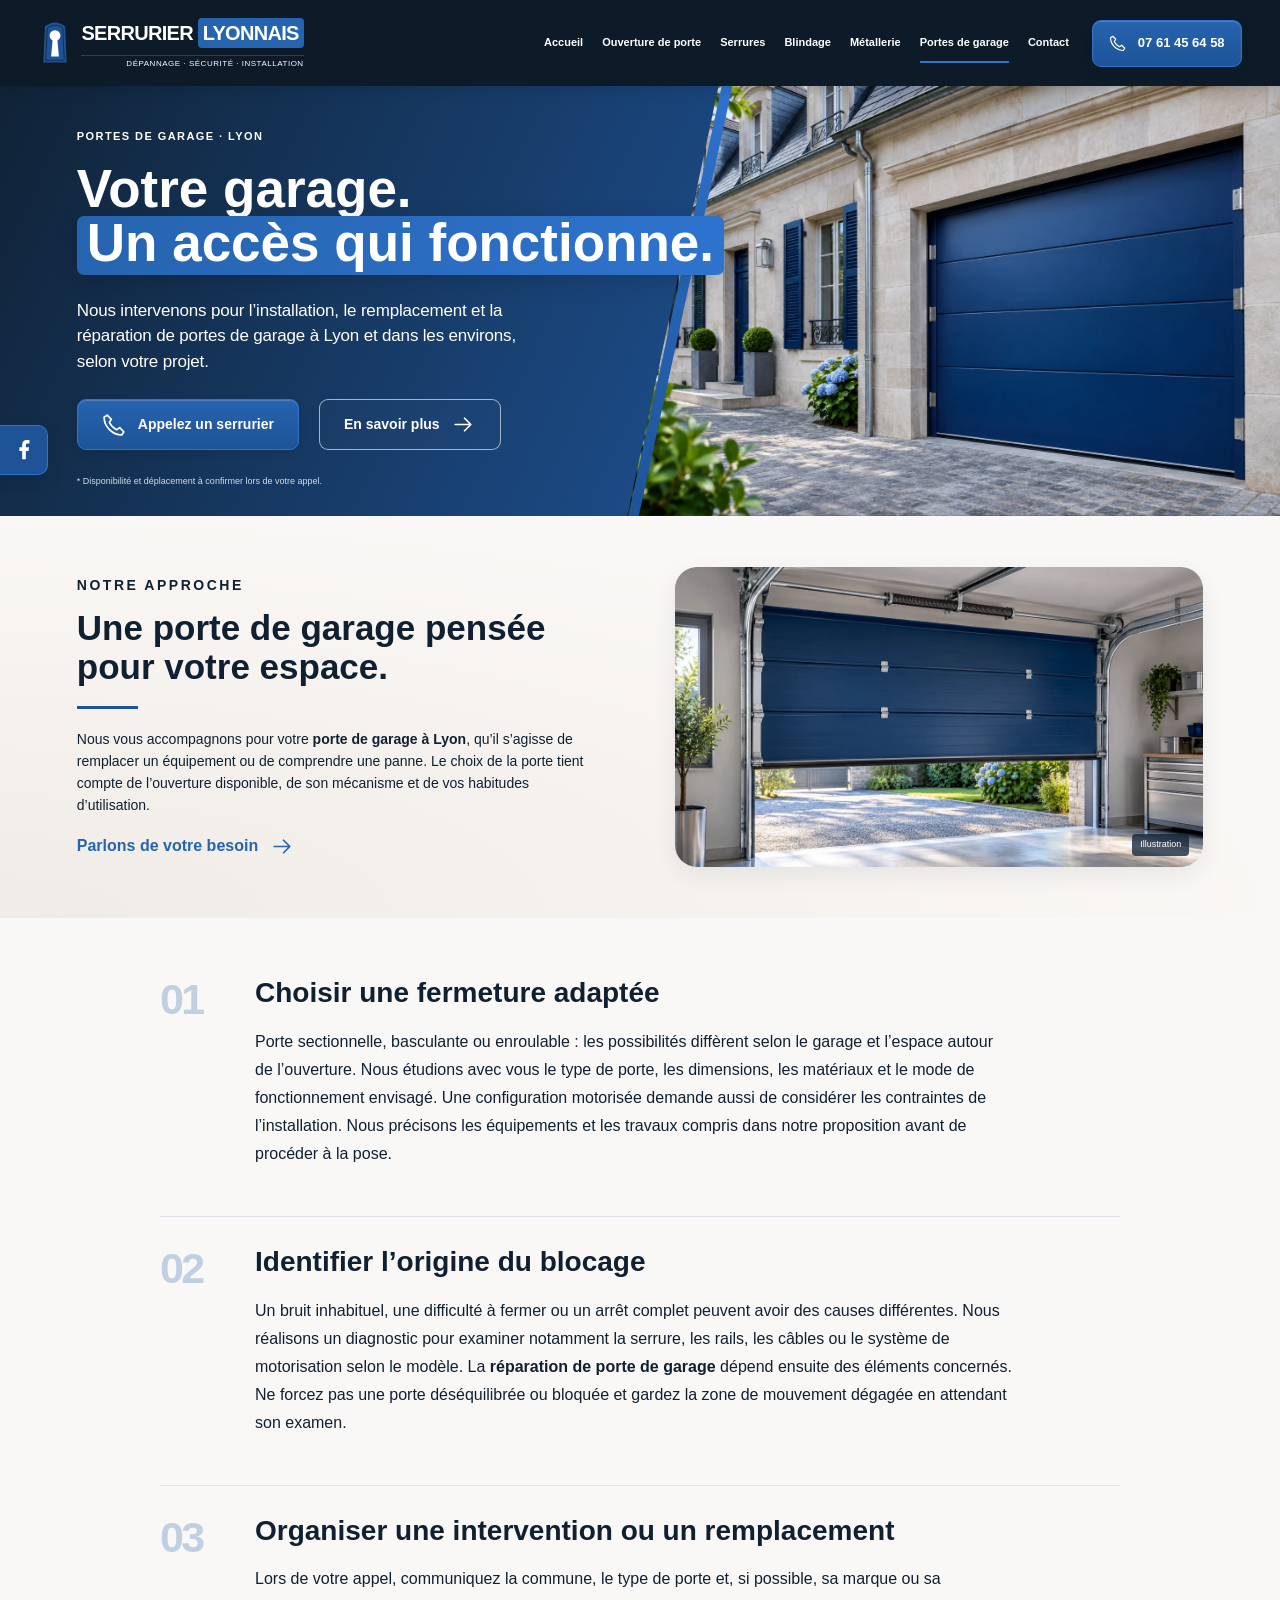
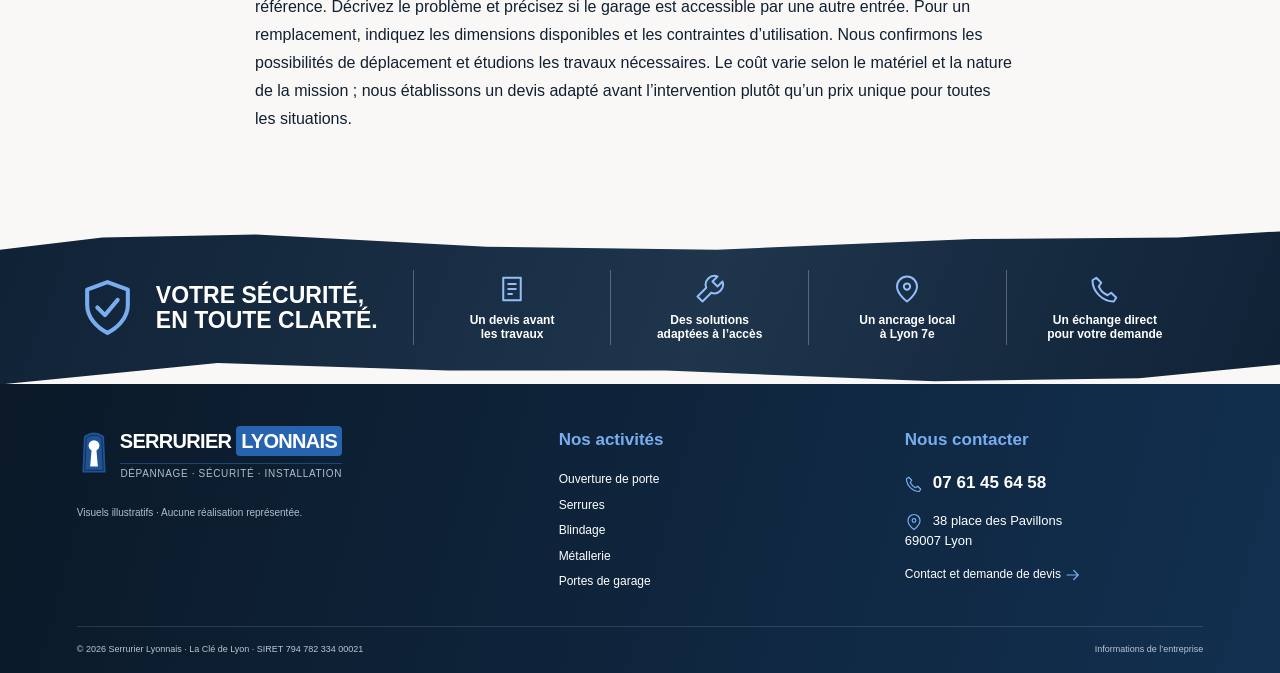
<file: portes-de-garage.html>
<!doctype html><html lang="fr"><head><meta charset="utf-8"><meta name="viewport" content="width=device-width,initial-scale=1"><title>Installation et réparation de porte de garage à Lyon</title><meta name="description" content="Nous intervenons pour l’installation, le remplacement et la réparation de portes de garage à Lyon et dans les environs, selon votre projet."><meta name="theme-color" content="#102337"><link rel="canonical" href="https://zakirez.github.io/serrurier-lyonnais/portes-de-garage.html"><link rel="icon" href="./favicon.svg" type="image/svg+xml"><link rel="stylesheet" href="./style.css"><script src="./main.js" defer></script><meta property="og:title" content="Installation et réparation de porte de garage à Lyon"><meta property="og:description" content="Nous intervenons pour l’installation, le remplacement et la réparation de portes de garage à Lyon et dans les environs, selon votre projet."><meta property="og:image" content="https://zakirez.github.io/serrurier-lyonnais/garage-hero.webp"><meta property="og:type" content="website"><script type="application/ld+json">{"@context": "https://schema.org", "@type": "Locksmith", "name": "Serrurier Lyonnais", "telephone": "+33761456458", "url": "https://zakirez.github.io/serrurier-lyonnais/", "address": {"@type": "PostalAddress", "streetAddress": "38 place des Pavillons", "postalCode": "69007", "addressLocality": "Lyon", "addressCountry": "FR"}}</script></head><body><a href="#main" class="skip">Aller au contenu</a><header><div class="navwrap"><a class="brand" href="./" aria-label="Serrurier Lyonnais, accueil"><svg class="logomark" viewBox="0 0 44 58" aria-hidden="true"><path d="M7 55 9 8Q22-2 35 8l2 47Z" fill="#1E5397"/><path d="M10 52 12 10Q22 3 32 10l2 42Z" fill="none" stroke="#11253a"/><circle cx="22" cy="20" r="7" fill="#ffffff"/><path d="m19 24-2 23h10l-2-23" fill="#ffffff"/></svg><span>SERRURIER <b>LYONNAIS</b><small>DÉPANNAGE · SÉCURITÉ · INSTALLATION</small></span></a><button class="menu-toggle" aria-label="Ouvrir le menu" aria-expanded="false" aria-controls="mainnav"><span></span><span></span><span></span></button><nav id="mainnav" aria-label="Navigation principale"><a href="./" >Accueil</a><a href="./ouverture-de-porte.html" >Ouverture de porte</a><a href="./changement-de-serrure.html" >Serrures</a><a href="./blindage-de-porte.html" >Blindage</a><a href="./metallerie-fermetures.html" >Métallerie</a><a href="./portes-de-garage.html" aria-current="page">Portes de garage</a><a href="./contact.html" >Contact</a></nav><a class="button primary navcall" href="tel:+33761456458"><svg class="icon " viewBox="0 0 24 24" fill="none" stroke="currentColor" stroke-width="1.6" stroke-linecap="round" stroke-linejoin="round" aria-hidden="true"><path d="m5 3 4 4-2 3c2 4 3 5 7 7l3-2 4 4-2 3C10 22 2 14 2 5z"/></svg>07 61 45 64 58</a></div></header><main id="main"><section class="hero innerhero" style="--hero-image:url(./garage-hero.webp)"><div class="herocity"></div><div class="herolock"></div><div class="heroline"></div><div class="container herocontent"><p class="eyebrow">PORTES DE GARAGE · LYON</p><h1>Votre garage.<br><em>Un accès qui fonctionne.</em></h1><p class="herointro">Nous intervenons pour l’installation, le remplacement et la réparation de portes de garage à Lyon et dans les environs, selon votre projet.</p><div class="heroactions"><a class="button primary" href="tel:+33761456458"><svg class="icon " viewBox="0 0 24 24" fill="none" stroke="currentColor" stroke-width="1.6" stroke-linecap="round" stroke-linejoin="round" aria-hidden="true"><path d="m5 3 4 4-2 3c2 4 3 5 7 7l3-2 4 4-2 3C10 22 2 14 2 5z"/></svg>Appelez un serrurier</a><a class="button outline" href="#details">En savoir plus<svg class="icon " viewBox="0 0 24 24" fill="none" stroke="currentColor" stroke-width="1.6" stroke-linecap="round" stroke-linejoin="round" aria-hidden="true"><path d="M4 12h15m-6-6 6 6-6 6"/></svg></a></div><div class="herofacts"><span><svg class="icon " viewBox="0 0 24 24" fill="none" stroke="currentColor" stroke-width="1.6" stroke-linecap="round" stroke-linejoin="round" aria-hidden="true"><path d="m13 2-9 12h7l-1 8 10-13h-7z"/></svg><span>Dépannage<br>& installation</span></span><span><svg class="icon " viewBox="0 0 24 24" fill="none" stroke="currentColor" stroke-width="1.6" stroke-linecap="round" stroke-linejoin="round" aria-hidden="true"><circle cx="12" cy="12" r="9"/><path d="M12 6v7l4 2"/></svg><span>Urgences<br>24 h/24 · 7 j/7*</span></span><span><svg class="icon " viewBox="0 0 24 24" fill="none" stroke="currentColor" stroke-width="1.6" stroke-linecap="round" stroke-linejoin="round" aria-hidden="true"><path d="M20 10c0 6-8 12-8 12S4 16 4 10a8 8 0 1 1 16 0Z"/><circle cx="12" cy="10" r="2.5"/></svg><span>Lyon &<br>métropole</span></span></div><small class="availability">* Disponibilité et déplacement à confirmer lors de votre appel.</small></div></section><section class="introsection" id="details"><div class="container split"><div><p class="eyebrow">NOTRE APPROCHE</p><h2>Une porte de garage pensée<br>pour votre espace.</h2><span class="rule"></span><p>Nous vous accompagnons pour votre <strong>porte de garage à Lyon</strong>, qu’il s’agisse de remplacer un équipement ou de comprendre une panne. Le choix de la porte tient compte de l’ouverture disponible, de son mécanisme et de vos habitudes d’utilisation.</p><a class="textlink" href="tel:+33761456458">Parlons de votre besoin <svg class="icon " viewBox="0 0 24 24" fill="none" stroke="currentColor" stroke-width="1.6" stroke-linecap="round" stroke-linejoin="round" aria-hidden="true"><path d="M4 12h15m-6-6 6 6-6 6"/></svg></a></div><figure class="introphoto detail-photo"><img src="./garage-detail.webp" alt="Illustration d’une porte de garage sectionnelle et de ses rails" width="1536" height="1024" loading="lazy"><figcaption>Illustration</figcaption></figure></div></section><section class="container editorial"><article class="reveal"><span class="step">01</span><div><h2>Choisir une fermeture adaptée</h2><p>Porte sectionnelle, basculante ou enroulable : les possibilités diffèrent selon le garage et l’espace autour de l’ouverture. Nous étudions avec vous le type de porte, les dimensions, les matériaux et le mode de fonctionnement envisagé. Une configuration motorisée demande aussi de considérer les contraintes de l’installation. Nous précisons les équipements et les travaux compris dans notre proposition avant de procéder à la pose.</p></div></article><article class="reveal"><span class="step">02</span><div><h2>Identifier l’origine du blocage</h2><p>Un bruit inhabituel, une difficulté à fermer ou un arrêt complet peuvent avoir des causes différentes. Nous réalisons un diagnostic pour examiner notamment la serrure, les rails, les câbles ou le système de motorisation selon le modèle. La <strong>réparation de porte de garage</strong> dépend ensuite des éléments concernés. Ne forcez pas une porte déséquilibrée ou bloquée et gardez la zone de mouvement dégagée en attendant son examen.</p></div></article><article class="reveal"><span class="step">03</span><div><h2>Organiser une intervention ou un remplacement</h2><p>Lors de votre appel, communiquez la commune, le type de porte et, si possible, sa marque ou sa référence. Décrivez le problème et précisez si le garage est accessible par une autre entrée. Pour un remplacement, indiquez les dimensions disponibles et les contraintes d’utilisation. Nous confirmons les possibilités de déplacement et étudions les travaux nécessaires. Le coût varie selon le matériel et la nature de la mission ; nous établissons un devis adapté avant l’intervention plutôt qu’un prix unique pour toutes les situations.</p></div></article></section><section class="ribbon"><div class="container ribboninner"><h2><svg class="icon " viewBox="0 0 24 24" fill="none" stroke="currentColor" stroke-width="1.6" stroke-linecap="round" stroke-linejoin="round" aria-hidden="true"><path d="m12 2 8 3v6c0 5-4 9-8 11-4-2-8-6-8-11V5z"/><path d="m8 12 3 3 5-6"/></svg>VOTRE SÉCURITÉ,<br>EN TOUTE CLARTÉ.</h2><div><svg class="icon " viewBox="0 0 24 24" fill="none" stroke="currentColor" stroke-width="1.6" stroke-linecap="round" stroke-linejoin="round" aria-hidden="true"><path d="M5 3h14v18H5zM9 8h6M9 12h6M9 16h3"/></svg><span>Un devis avant<br>les travaux</span></div><div><svg class="icon " viewBox="0 0 24 24" fill="none" stroke="currentColor" stroke-width="1.6" stroke-linecap="round" stroke-linejoin="round" aria-hidden="true"><path d="m14 6 4 4 4-4a7 7 0 0 1-9 9l-7 7-4-4 7-7a7 7 0 0 1 9-9z"/></svg><span>Des solutions<br>adaptées à l’accès</span></div><div><svg class="icon " viewBox="0 0 24 24" fill="none" stroke="currentColor" stroke-width="1.6" stroke-linecap="round" stroke-linejoin="round" aria-hidden="true"><path d="M20 10c0 6-8 12-8 12S4 16 4 10a8 8 0 1 1 16 0Z"/><circle cx="12" cy="10" r="2.5"/></svg><span>Un ancrage local<br>à Lyon 7e</span></div><div><svg class="icon " viewBox="0 0 24 24" fill="none" stroke="currentColor" stroke-width="1.6" stroke-linecap="round" stroke-linejoin="round" aria-hidden="true"><path d="m5 3 4 4-2 3c2 4 3 5 7 7l3-2 4 4-2 3C10 22 2 14 2 5z"/></svg><span>Un échange direct<br>pour votre demande</span></div></div></section></main><footer><div class="container footgrid"><div><a class="brand" href="./" aria-label="Serrurier Lyonnais, accueil"><svg class="logomark" viewBox="0 0 44 58" aria-hidden="true"><path d="M7 55 9 8Q22-2 35 8l2 47Z" fill="#1E5397"/><path d="M10 52 12 10Q22 3 32 10l2 42Z" fill="none" stroke="#11253a"/><circle cx="22" cy="20" r="7" fill="#ffffff"/><path d="m19 24-2 23h10l-2-23" fill="#ffffff"/></svg><span>SERRURIER <b>LYONNAIS</b><small>DÉPANNAGE · SÉCURITÉ · INSTALLATION</small></span></a><small>Visuels illustratifs · Aucune réalisation représentée.</small></div><div><h2>Nos activités</h2><a href="./ouverture-de-porte.html">Ouverture de porte</a><a href="./changement-de-serrure.html">Serrures</a><a href="./blindage-de-porte.html">Blindage</a><a href="./metallerie-fermetures.html">Métallerie</a><a href="./portes-de-garage.html">Portes de garage</a></div><div><h2>Nous contacter</h2><a class="footphone" href="tel:+33761456458"><svg class="icon " viewBox="0 0 24 24" fill="none" stroke="currentColor" stroke-width="1.6" stroke-linecap="round" stroke-linejoin="round" aria-hidden="true"><path d="m5 3 4 4-2 3c2 4 3 5 7 7l3-2 4 4-2 3C10 22 2 14 2 5z"/></svg>07 61 45 64 58</a><p><svg class="icon " viewBox="0 0 24 24" fill="none" stroke="currentColor" stroke-width="1.6" stroke-linecap="round" stroke-linejoin="round" aria-hidden="true"><path d="M20 10c0 6-8 12-8 12S4 16 4 10a8 8 0 1 1 16 0Z"/><circle cx="12" cy="10" r="2.5"/></svg>38 place des Pavillons<br>69007 Lyon</p><a href="./contact.html">Contact et demande de devis <svg class="icon " viewBox="0 0 24 24" fill="none" stroke="currentColor" stroke-width="1.6" stroke-linecap="round" stroke-linejoin="round" aria-hidden="true"><path d="M4 12h15m-6-6 6 6-6 6"/></svg></a></div></div><div class="container footbottom"><span>© 2026 Serrurier Lyonnais · La Clé de Lyon · SIRET 794 782 334 00021</span><a href="./contact.html#informations">Informations de l’entreprise</a></div></footer><a class="mobilecall" href="tel:+33761456458"><svg class="icon " viewBox="0 0 24 24" fill="none" stroke="currentColor" stroke-width="1.6" stroke-linecap="round" stroke-linejoin="round" aria-hidden="true"><path d="m5 3 4 4-2 3c2 4 3 5 7 7l3-2 4 4-2 3C10 22 2 14 2 5z"/></svg>Appeler · 07 61 45 64 58</a><a class="social-sticky" title="Facebook" href="https://www.facebook.com/serrurier.a.lyon" target="_blank" rel="noopener noreferrer" aria-label="Notre page Facebook (nouvel onglet)"><svg viewBox="0 0 24 24" aria-hidden="true"><path fill="currentColor" d="M14 22v-9h3l.5-4H14V7c0-1.2.3-2 2-2h2V1.4C17.4 1.2 16.2 1 15 1c-3 0-5 1.8-5 5v3H7v4h3v9z"/></svg><span>Facebook</span></a></body></html>
</file>
<file: style.css>
@font-face{font-family:Inter;src:local('Arial');font-display:swap}*{box-sizing:border-box}html{scroll-behavior:smooth;scroll-padding-top:100px}body{margin:0;background:#faf8f6;color:#102031;font-family:Inter,Arial,sans-serif;font-size:16px;line-height:1.55}a{color:inherit;text-decoration:none}button{font:inherit}img{max-width:100%;display:block}p{margin:0 0 18px}h1,h2,h3{line-height:1.1;letter-spacing:-.045em;margin:0 0 19px;font-weight:800}h2{font-size:36px}h3{font-size:21px}strong{font-weight:750}em{font-style:normal;color:#2664AF}.container{width:min(1180px,88%);margin:auto}.icon{width:25px;height:25px;flex-shrink:0;vertical-align:middle}.eyebrow{font-size:11px;font-weight:750;letter-spacing:.18em;line-height:1.5;margin-bottom:13px}.rule{display:block;width:61px;height:3px;background:#1E5397;margin:20px 0}.button{display:inline-flex;align-items:center;justify-content:center;gap:11px;min-height:47px;padding:12px 22px;border-radius:9px;font-size:14px;font-weight:750;line-height:1.25;transition:transform .2s,box-shadow .2s,background .2s}.button:hover{transform:translateY(-2px);box-shadow:0 6px 18px #051d3333}.primary{color:#fff;background:linear-gradient(180deg,#2664AF,#1E5397);box-shadow:inset 0 1px 1px #ffffff33,0 4px 10px #00000015;border:1px solid #2E73CE}.outline{color:white;border:1px solid #ffffff9c;background:#ffffff04}.outline:hover{background:#ffffff12}.textlink{font-weight:750;color:#2664AF;display:inline-flex;gap:12px;align-items:center}.textlink:hover{text-decoration:underline}header{background:#0d1b29;color:white;position:sticky;top:0;z-index:50;box-shadow:0 2px 15px #0002}.navwrap{width:min(1320px,94%);margin:auto;min-height:86px;display:flex;align-items:center;gap:23px}.brand{display:flex;align-items:center;gap:9px;flex-shrink:0;line-height:1.1;letter-spacing:-.035em;font-size:20px;font-weight:850}.brand .logomark{width:34px;height:49px}.brand b{display:inline-block;background:#2664AF;padding:4px 5px;border-radius:4px}.brand small{display:block;font-size:8px;font-weight:500;letter-spacing:.065em;text-align:right;margin-top:7px;border-top:1px solid #2e73ce73;padding-top:4px}.navwrap nav{display:flex;align-items:center;gap:19px;margin-left:auto}.navwrap nav>a{font-size:11px;font-weight:600;position:relative;padding:31px 0;white-space:nowrap}.navwrap nav>a:after{content:'';position:absolute;height:2px;background:#2E73CE;bottom:20px;left:0;right:100%;transition:right .2s}.navwrap nav>a:hover:after,.navwrap nav>a[aria-current]:after{right:0}.navcall{font-size:13px;padding:11px 16px;white-space:nowrap}.navcall .icon{width:18px;height:18px}.menu-toggle{display:none}.hero{position:relative;overflow:hidden;background:#10263f;color:white}.homehero{min-height:510px}.innerhero{min-height:430px}.herocity{position:absolute;inset:0 36% 0 0;background:linear-gradient(90deg,#0d243de8,#15355983),url('./lyon.webp') center/cover}.herolock{position:absolute;inset:0 0 0 49%;background:var(--hero-image) 68% 50%/cover;clip-path:polygon(14% 0,100% 0,100% 100%,0 100%)}.heroline{position:absolute;top:-1%;bottom:-1%;left:49%;width:8.3%;background:linear-gradient(#2E73CE,#1E5397);clip-path:polygon(90% 0,100% 0,10% 100%,0 100%)}.herocontent{position:relative;padding-top:55px;padding-bottom:28px}.hero .eyebrow{font-size:11px;letter-spacing:.13em}.hero h1{font-size:64px;max-width:650px;line-height:1.02;letter-spacing:-.045em;margin:17px 0 23px}.hero h1 em{color:#fff;background:linear-gradient(105deg,#2664AF,#2E73CE);border-radius:7px;padding:0 10px 5px;display:inline-block;box-shadow:0 6px 23px #0002}.herointro{font-size:17px;line-height:1.5;max-width:440px;color:#fff;letter-spacing:-.01em}.heroactions{display:flex;gap:20px;margin:25px 0 25px}.heroactions .button{padding-inline:24px}.herofacts{display:flex;gap:30px}.herofacts>span{display:flex;align-items:center;gap:11px;font-size:11px;font-weight:650;line-height:1.35}.herofacts .icon{color:#2E73CE;width:32px;height:32px}.availability{font-size:9px;color:#d3dce8;display:block;margin-top:17px}.introsection{background:radial-gradient(ellipse at bottom left,#f0ebe6,transparent 75%);padding:51px 0}.split{display:grid;grid-template-columns:1fr 1fr;align-items:center;gap:70px}.split h2{font-size:35px}.split p{font-size:14px;line-height:1.55}.checklist{list-style:none;padding:0;margin:16px 0 0;font-size:13px}.checklist li{display:flex;align-items:center;gap:10px;margin:6px 0}.checklist .icon{width:19px;height:19px;color:#1E5397}.introphoto{margin:0;position:relative}.introphoto img{width:100%;height:300px;object-fit:cover;border-radius:22px}.introphoto figcaption{position:absolute;bottom:11px;right:14px;background:#102337c4;color:#fff;font-size:9px;border-radius:4px;padding:4px 8px}.services{padding:40px 0 45px}.sectiontitle{text-align:center;margin-bottom:28px}.sectiontitle .eyebrow{font-size:10px;margin-bottom:8px}.sectiontitle h2{font-size:32px;color:#0e274b}.sectiontitle .rule{margin:14px auto 0;width:60px}.servicecards{display:grid;grid-template-columns:repeat(4,1fr);gap:17px}.servicecard{height:244px;position:relative;border-radius:16px;overflow:hidden;box-shadow:0 2px 4px #10233722;background:#14283b}.servicecard:after{content:'';position:absolute;inset:0;background:linear-gradient(transparent 25%,#0a1724e8)}.servicecard img{width:100%;height:100%;object-fit:cover;transition:transform .5s}.servicecard:nth-child(1) img{object-position:35% center}.servicecard:nth-child(3) img{object-position:80% center;transform:scale(1.07)}.servicecard:hover img{transform:scale(1.08)}.servicecard:nth-child(3):hover img{transform:scale(1.15)}.cardinfo{position:absolute;bottom:20px;left:22px;color:#fff;z-index:2}.cardinfo>.icon{color:#2E73CE;width:31px;height:31px;display:block;margin-bottom:10px}.cardinfo strong{display:block;font-size:21px;line-height:1.05;letter-spacing:-.03em}.roundarrow{position:absolute;bottom:20px;right:17px;width:30px;height:30px;display:grid;place-items:center;background:linear-gradient(#2E73CE,#1E5397);color:#fff;border-radius:50%;z-index:2;transition:transform .2s}.roundarrow .icon{width:17px}.servicecard:hover .roundarrow{transform:translateX(3px)}.servicesmore{text-align:center;margin-top:25px}.servicesmore .button{font-size:12px;min-height:41px}.ribbon{background:linear-gradient(110deg,#102236,#1e354c 55%,#102236);color:white;padding:39px 0;position:relative;clip-path:polygon(0 12%,8% 4%,20% 2%,38% 10%,56% 12%,76% 5%,92% 4%,100% 0,100% 87%,89% 96%,73% 98%,52% 91%,35% 91%,17% 86%,0 100%)}.ribboninner{display:grid;grid-template-columns:1.7fr repeat(4,1fr);align-items:center}.ribbon h2{display:flex;align-items:center;gap:18px;font-size:23px;letter-spacing:-.035em;line-height:1.1;margin:0}.ribbon h2 .icon{width:61px;height:61px;color:#79adf0}.ribboninner>div{text-align:center;font-size:12px;font-weight:650;line-height:1.2;border-left:1px solid #ffffff43;min-height:75px;display:flex;flex-direction:column;align-items:center;justify-content:center;gap:9px}.ribboninner>div>.icon{color:#2E73CE;width:30px;height:30px}.contactstrip{padding:48px 0;background:linear-gradient(120deg,#f4f7fb,#e8eff8)}.contactgrid{display:grid;grid-template-columns:1fr 1fr;gap:110px;align-items:center}.contactgrid h2{font-size:37px;margin:0 0 16px}.contactgrid p{font-size:14px}.contactgrid .eyebrow{font-size:10px}.contactgrid .button{font-size:13px}.contactbox{background:#ffffffed;border:1px solid #dfddda;border-radius:17px;padding:25px 37px;position:relative;box-shadow:0 4px 15px #00000012}.contactbox h3{font-size:21px;margin:0 0 5px}.bignumber{color:#1E5397;font-size:32px;font-weight:800;line-height:1.3;letter-spacing:-.04em}.contactbox p{position:relative;margin:12px 0 0;padding-left:40px;font-size:13px;line-height:1.3}.contactbox p>.icon{position:absolute;left:0;top:1px;color:#1E5397;width:23px}.contactbox p small{font-size:10px;color:#5c6570}.phonebadge{position:absolute;right:-8px;top:-8px;background:#dfebfb;color:#1E5397;padding:12px;border:6px solid #faf8f5;border-radius:50%;display:grid;place-items:center}.expertise{padding:40px 0 52px}.expertise .sectiontitle h2{font-size:29px}.threecols{display:grid;grid-template-columns:repeat(3,1fr);gap:35px}.threecols article{border-left:1px solid #d2d3d4;padding-left:26px}.threecols article:first-child{border:0;padding-left:0}.threecols .icon{color:#1E5397;margin:0 0 12px;width:32px;height:32px}.threecols h3{font-size:19px;letter-spacing:-.03em}.threecols p{font-size:13px;line-height:1.6;color:#253242}.editorial{padding:30px 0 50px;max-width:960px}.editorial article{display:grid;grid-template-columns:70px 1fr;gap:25px;padding:30px 0;border-bottom:1px solid #dcdfe3}.editorial article:last-child{border-bottom:0}.step{font-size:43px;color:#2664AF45;line-height:1;font-weight:800;letter-spacing:-.06em}.editorial h2{font-size:28px}.editorial p{font-size:16px;line-height:1.75;max-width:760px}.innerhero h1{font-size:53px}.innerhero .herocontent{padding-top:42px;padding-bottom:25px}.innerhero .herofacts{display:none}.infopanel{display:grid;grid-template-columns:1fr 1fr;gap:60px;background:#edf2f8;border:1px solid #d9e3f0;border-radius:18px;padding:35px;margin-bottom:40px}.infopanel .small{font-size:12px;margin-top:20px}.infopanel h2{font-size:30px}.infopanel h3{font-size:22px}footer{background:linear-gradient(105deg,#0b1928,#123050);color:#fff;padding:42px 0 0}.footgrid{display:grid;grid-template-columns:1.5fr 1fr 1.1fr;gap:75px}.footgrid .brand{font-size:20px;margin-bottom:20px}.footgrid p{font-size:13px;line-height:1.5;margin:15px 0}.footgrid small{font-size:10px;color:#b2becb}.footgrid h2{font-size:17px;color:#79adf0;margin:5px 0 20px;letter-spacing:-.02em}.footgrid>div>a:not(.brand){display:block;font-size:12px;margin:7px 0}.footgrid>div>a:not(.brand):hover{color:#79adf0}.footgrid .footphone{font-weight:750;font-size:17px!important}.footgrid .icon{color:#79adf0;width:18px;height:18px;margin-right:10px}.footbottom{display:flex;justify-content:space-between;border-top:1px solid #ffffff21;margin-top:28px;padding:16px 0;font-size:9px;color:#bac5d1}.skip{position:absolute;top:-100px;left:20px;background:#fff;color:#102337;padding:15px;z-index:100}.skip:focus{top:10px}.mobilecall{display:none}:focus-visible{outline:3px solid #2E73CE;outline-offset:5px}.hero :focus-visible,footer :focus-visible,header :focus-visible{outline-color:#79adf0}.reveal{transition:opacity .55s,transform .55s}.js-ready .reveal.pending{opacity:0;transform:translateY(16px)}
@media(min-width:1450px){.homehero{min-height:550px}.herocontent{padding-top:65px}.hero h1{font-size:72px}.herointro{max-width:470px}.herofacts{gap:40px}}
@media(max-width:1150px){.navwrap{gap:16px}.navwrap .brand{font-size:16px}.navwrap .brand .logomark{width:28px}.navwrap nav{gap:12px}.navwrap nav>a{font-size:10px}.navcall{font-size:11px;padding:10px}.split{gap:40px}.hero h1{font-size:57px}.herointro{max-width:400px}.heroactions{gap:12px}.heroactions .button{padding-inline:17px}.ribbon h2{font-size:20px}.ribbon h2 .icon{width:45px}.contactgrid{gap:60px}.bignumber{font-size:30px}.servicecard{height:220px}.cardinfo{left:16px}.cardinfo strong{font-size:19px}.footgrid{gap:45px}}
@media(max-width:960px){.navwrap{min-height:76px;width:90%;gap:16px}.navwrap .brand{font-size:19px}.navwrap .brand .logomark{width:32px}.menu-toggle{display:flex;flex-direction:column;justify-content:center;gap:5px;background:transparent;border:1px solid #ffffff60;border-radius:5px;padding:10px;margin-left:auto;width:40px;height:38px;color:white}.menu-toggle span{height:2px;width:18px;background:white}.navwrap nav{display:none;position:absolute;top:76px;left:0;right:0;background:#102337;flex-direction:column;align-items:stretch;gap:0;padding:10px 5% 20px}.navwrap nav.open{display:flex}.navwrap nav>a{padding:12px 0;font-size:15px}.navwrap nav>a:after{bottom:6px;max-width:45px}.navcall{font-size:13px}.hero h1{font-size:49px;max-width:470px}.herointro{font-size:16px;max-width:360px}.herofacts{gap:20px}.heroactions .button{font-size:12px}.split h2{font-size:29px}.split{gap:30px}.introphoto img{height:280px}.ribboninner{grid-template-columns:1.5fr repeat(4,1fr)}.ribbon h2{font-size:16px;gap:10px}.ribbon h2 .icon{width:38px;height:38px}.ribboninner>div{font-size:10px}.contactgrid{gap:45px}.contactbox{padding:24px}.bignumber{font-size:28px}.footgrid{gap:25px}.footgrid .brand{font-size:16px}.servicecards{gap:12px}.servicecard{height:200px}.cardinfo{left:12px}.cardinfo strong{font-size:17px}.roundarrow{right:11px;bottom:15px;width:26px;height:26px}.threecols{gap:24px}.threecols article{padding-left:20px}}
@media(max-width:700px){body{font-size:15px}.container{width:88%}.navwrap{min-height:70px}.navwrap .brand{font-size:16px;gap:6px}.brand small{font-size:6.5px}.navwrap .brand .logomark{width:27px;height:42px}.navwrap nav{top:70px}.navcall{display:none}.hero{min-height:0}.herolock{left:18%;opacity:.4;clip-path:none;background-position:60% 50%}.herocity{inset:0;background:linear-gradient(90deg,#102337f5,#102337ae);z-index:1;opacity:.93}.heroline{display:none}.herocontent{z-index:2;padding-top:40px;padding-bottom:28px}.hero .eyebrow{font-size:9px;max-width:100%}.hero h1,.innerhero h1{font-size:clamp(35px,8.8vw,55px);max-width:100%;margin:17px 0 20px;line-height:1.08}.hero h1 em{padding:2px 8px 4px;max-width:100%}.herointro{font-size:15px;max-width:96%}.heroactions{gap:12px;flex-wrap:wrap;margin:23px 0}.heroactions .button{padding:12px 17px;min-height:46px;font-size:12px}.herofacts{gap:18px;justify-content:space-between}.herofacts>span{gap:6px;font-size:10px}.herofacts .icon{width:25px;height:25px}.availability{font-size:8px;margin-top:20px;max-width:300px}.introsection{padding:35px 0}.split{grid-template-columns:1fr;gap:24px}.split h2{font-size:29px}.split p{font-size:14px}.introphoto img{height:245px;border-radius:17px}.rule{margin:17px 0}.services{padding:30px 0}.sectiontitle h2{font-size:25px}.sectiontitle .eyebrow{font-size:9px}.servicecards{grid-template-columns:1fr 1fr;gap:13px}.servicecard{height:226px}.cardinfo{bottom:17px;left:14px}.cardinfo strong{font-size:19px}.cardinfo>.icon{width:27px;height:27px}.roundarrow{right:12px;bottom:17px}.ribbon{padding:38px 0;clip-path:polygon(0 3%,25% 0,60% 3%,100% 0,100% 97%,70% 100%,30% 97%,0 100%)}.ribboninner{grid-template-columns:1fr 1fr;row-gap:23px}.ribbon h2{grid-column:1/-1;font-size:23px;justify-content:center}.ribbon h2 .icon{width:50px;height:50px}.ribboninner>div{font-size:12px;border-left:0;gap:8px}.ribboninner>div:nth-child(odd){border-left:1px solid #ffffff35}.contactstrip{padding:35px 0;background-size:auto 70%;background-position:right bottom}.contactgrid{grid-template-columns:1fr;gap:30px}.contactgrid h2{font-size:32px}.contactbox{padding:26px}.bignumber{font-size:32px}.expertise{padding:32px 0}.expertise .sectiontitle h2{font-size:23px}.threecols{grid-template-columns:1fr;gap:25px}.threecols article,.threecols article:first-child{padding:0 0 20px;border:0;border-bottom:1px solid #d2d3d4}.threecols h3{font-size:21px}.threecols p{font-size:14px}.threecols .icon{float:left;margin:0 14px 8px 0}.footgrid{grid-template-columns:1fr 1fr;gap:30px}.footgrid>div:first-child{grid-column:1/-1}.footgrid .brand{font-size:22px}.footgrid .brand .logomark{width:35px}.footgrid p{font-size:12px}.footgrid .footphone{font-size:14px!important}.footbottom{gap:15px;display:block;font-size:9px;padding-bottom:85px}.footbottom a{display:block;margin-top:10px}footer{background-size:auto 65%}.mobilecall{position:fixed;bottom:12px;left:6%;right:6%;z-index:45;display:flex;align-items:center;justify-content:center;gap:10px;background:linear-gradient(#2664AF,#1E5397);border:1px solid #2E73CE;box-shadow:0 5px 20px #0004;color:#fff;padding:14px;border-radius:9px;font-size:15px;font-weight:800}.mobilecall .icon{width:20px;height:20px}.editorial{padding:10px 0 30px}.editorial article{grid-template-columns:36px 1fr;gap:15px;padding:25px 0}.step{font-size:29px}.editorial h2{font-size:25px}.editorial p{font-size:15px;line-height:1.65}.infopanel{grid-template-columns:1fr;gap:25px;padding:25px}.innerhero .herocontent{padding-top:35px;padding-bottom:20px}.innerhero .availability{margin-top:10px}.checklist{font-size:13px}}
@media(max-width:380px){.heroactions{gap:10px}.heroactions .button{padding:11px 13px;font-size:11px}.servicecard{height:200px}.cardinfo strong{font-size:17px}.roundarrow{width:23px;height:23px;right:9px}.hero h1,.innerhero h1{font-size:34px}.herofacts{gap:10px}.herofacts>span{font-size:9px}.bignumber{font-size:29px}.brand small{font-size:6px}}
@media(prefers-reduced-motion:reduce){html{scroll-behavior:auto}*,*:before,*:after{transition:none!important;animation:none!important}.js-ready .reveal.pending{opacity:1;transform:none}}

.innerhero .herocity{background:linear-gradient(115deg,#102337,#1E5397);opacity:1}.service-emblem{height:280px;position:relative;border-radius:22px;background:radial-gradient(ellipse at top right,#2E73CE,#1E5397 55%,#122e50);display:flex;flex-direction:column;align-items:center;justify-content:center;gap:20px;overflow:hidden;color:white;box-shadow:inset 0 0 0 1px #ffffff20}.service-emblem:before{content:"";position:absolute;inset:20px;border:1px solid #ffffff25;border-radius:14px}.service-emblem:after{content:"";position:absolute;width:240px;height:240px;border-radius:50%;border:1px solid #ffffff15;right:-100px;bottom:-100px}.service-emblem>.icon{width:130px;height:130px;stroke-width:.8;opacity:.9}.service-emblem>span{font-weight:750;font-size:18px}.ribboninner .icon{color:#79adf0}.hero .herofacts .icon{color:#93bdfa}@media(max-width:700px){.service-emblem{height:200px}.service-emblem>.icon{width:85px;height:85px}.innerhero .herocity{background:linear-gradient(90deg,#102337f5,#102337ae);opacity:.93}}
.ribboninner>div>.icon,.cardinfo>.icon{color:#93bdfa}

/* Espacement naturel des titres sur tous les formats. */
h1,h2,h3,.hero h1,.innerhero h1,.cardinfo strong,.threecols h3,.ribbon h2,.footgrid h2{letter-spacing:normal;word-spacing:normal;font-kerning:normal}

/* Zoom doux des photographies de bannière, dans leur cadre fixe. */
.herolock{background:none}
.herolock::before{content:"";position:absolute;inset:0;background:var(--hero-image) 68% 50%/cover;transform-origin:68% 50%;animation:banner-zoom 18s ease-in-out infinite alternate;will-change:transform}
.homehero .herocity{animation:banner-zoom 22s ease-in-out infinite alternate;transform-origin:center;will-change:transform}
@keyframes banner-zoom{from{transform:scale(1)}to{transform:scale(1.08)}}
@media(max-width:700px){.herolock::before{background-position:60% 50%;transform-origin:60% 50%}}
@media(prefers-reduced-motion:reduce){.herolock::before,.homehero .herocity{animation:none;transform:none;will-change:auto}}
.footgrid>div>a.social-link{display:inline-flex;align-items:center;gap:10px;margin:18px 0 0;padding:10px 16px;border:1px solid #2E73CE;border-radius:8px;background:#1E5397;color:#fff;font-size:14px;font-weight:650;min-height:44px;transition:background .2s,transform .2s}.social-link svg{width:20px;height:20px}.footgrid>div>a.social-link:hover{background:#2664AF;color:#fff;transform:translateY(-2px)}@media(prefers-reduced-motion:reduce){.footgrid>div>a.social-link{transition:none}.footgrid>div>a.social-link:hover{transform:none}}
.detail-photo img{height:300px;object-fit:cover;box-shadow:0 8px 25px #10233712}@media(max-width:700px){.detail-photo img{height:245px}}
.social-sticky{position:fixed;left:0;top:50%;transform:translateY(-50%);z-index:60;display:flex;align-items:center;justify-content:center;gap:0;width:48px;height:50px;padding:12px;border:1px solid #2E73CE;border-left:0;border-radius:0 10px 10px 0;background:#1E5397;color:#fff;box-shadow:2px 4px 14px #10233730;font-size:14px;font-weight:700;transition:width .2s,background .2s}.social-sticky svg{width:22px;height:22px;flex-shrink:0}.social-sticky span{max-width:0;overflow:hidden;opacity:0;white-space:nowrap;transition:max-width .2s,opacity .2s,margin .2s}.social-sticky:hover,.social-sticky:focus-visible{width:132px;background:#2664AF}.social-sticky:hover span,.social-sticky:focus-visible span{max-width:85px;margin-left:10px;opacity:1}@media(max-width:700px){.social-sticky{width:36px;height:42px;padding:8px}.social-sticky svg{width:19px;height:19px}}@media(prefers-reduced-motion:reduce){.social-sticky,.social-sticky span{transition:none}}
</file>
